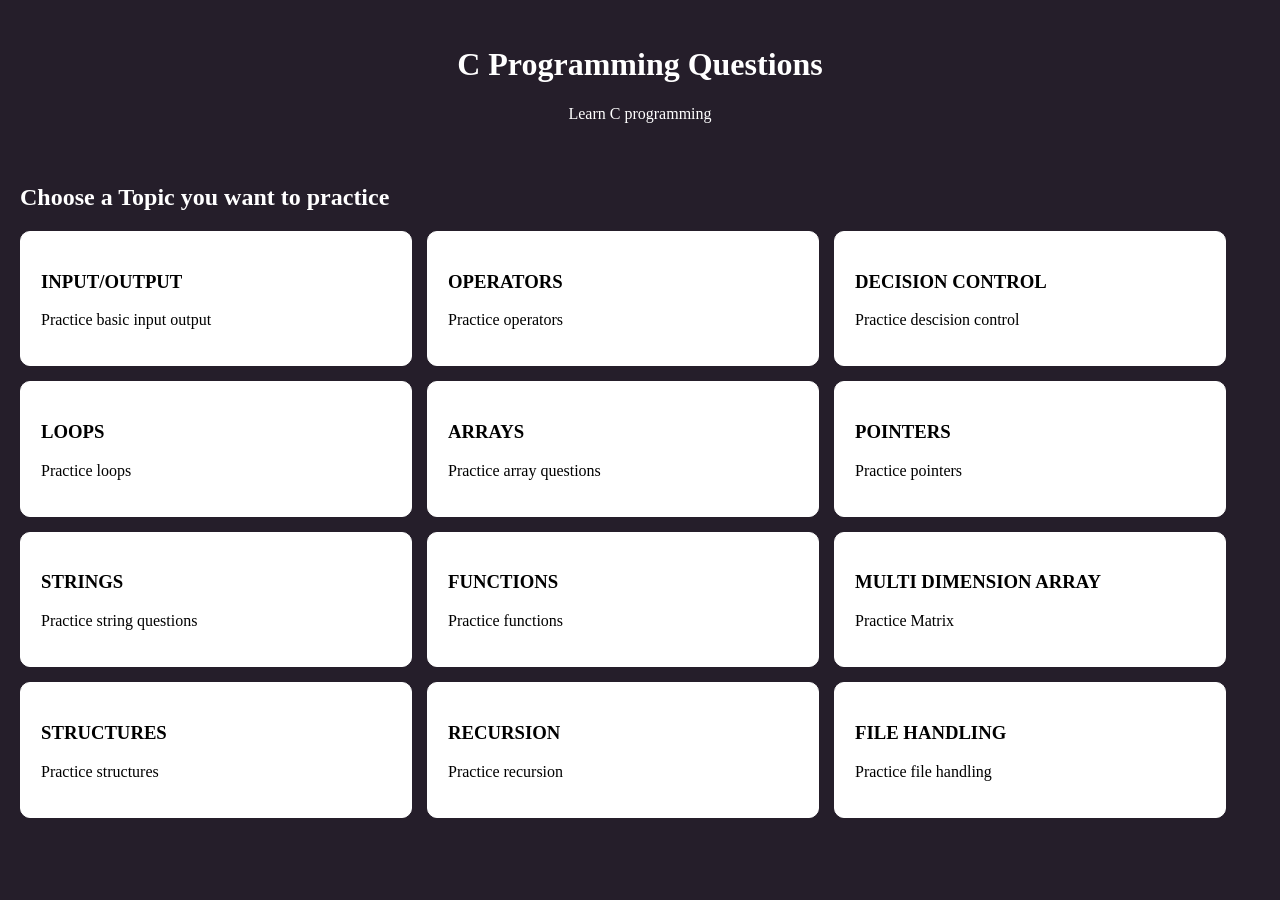
<file: index.html>
<!DOCTYPE html>
<html>
<head>
    <title>C Programming Questions</title>
    <link rel="stylesheet" href="style.css">
</head>

<body>

    <header>
        <h1>C Programming Questions</h1>
        <p>Learn C programming</p>
    </header>

    <main>
        <h2>Choose a Topic you want to practice</h2>

        <div class="topics">
	    <a href="input-output.html" class="topic-card ">
                <h3>INPUT/OUTPUT</h3>
                <p>Practice basic input output</p>
            </a>

	    <a href="operators.html" class="topic-card ">
                <h3>OPERATORS</h3>
                <p>Practice operators</p>
            </a>            

            <a href="decision.html" class="topic-card ">
                <h3>DECISION CONTROL</h3>
                <p> Practice descision control</p>
            </a>
 
	    <a href="loops.html" class="topic-card ">
                <h3>LOOPS</h3>
                <p>Practice loops</p>
            </a>

	    <a href="array.html" class="topic-card ">
                <h3>ARRAYS</h3>
                <p>Practice array questions</p>
            </a>
<a href="Pointers.html" class="topic-card pink">
                <h3>POINTERS</h3>
                <p>Practice pointers</p>

            <a href="strings.html" class="topic-card ">
                <h3>STRINGS</h3>
                <p>Practice string questions</p>
            </a>

            <a href="Functions.html" class="topic-card ">
                <h3>FUNCTIONS</h3>
                <p>Practice functions</p>
            </a>

            <a href="matrix.html" class="topic-card ">
                <h3>MULTI DIMENSION ARRAY</h3>
                <p>Practice Matrix</p>
            </a>
          
	    <a href="structures.html" class="topic-card ">
                <h3>STRUCTURES</h3>
                <p>Practice structures</p>
            </a>
<a href="recursion.html" class="topic-card pink">
                <h3>RECURSION</h3>
                <p>Practice recursion</p>
            </a>
	    
	    <a href="file_handling.html" class="topic-card pink">
                <h3>FILE HANDLING</h3>
                <p>Practice file handling</p>
            </a>

        </div>
    </main>

   
</body>
</html>
</file>
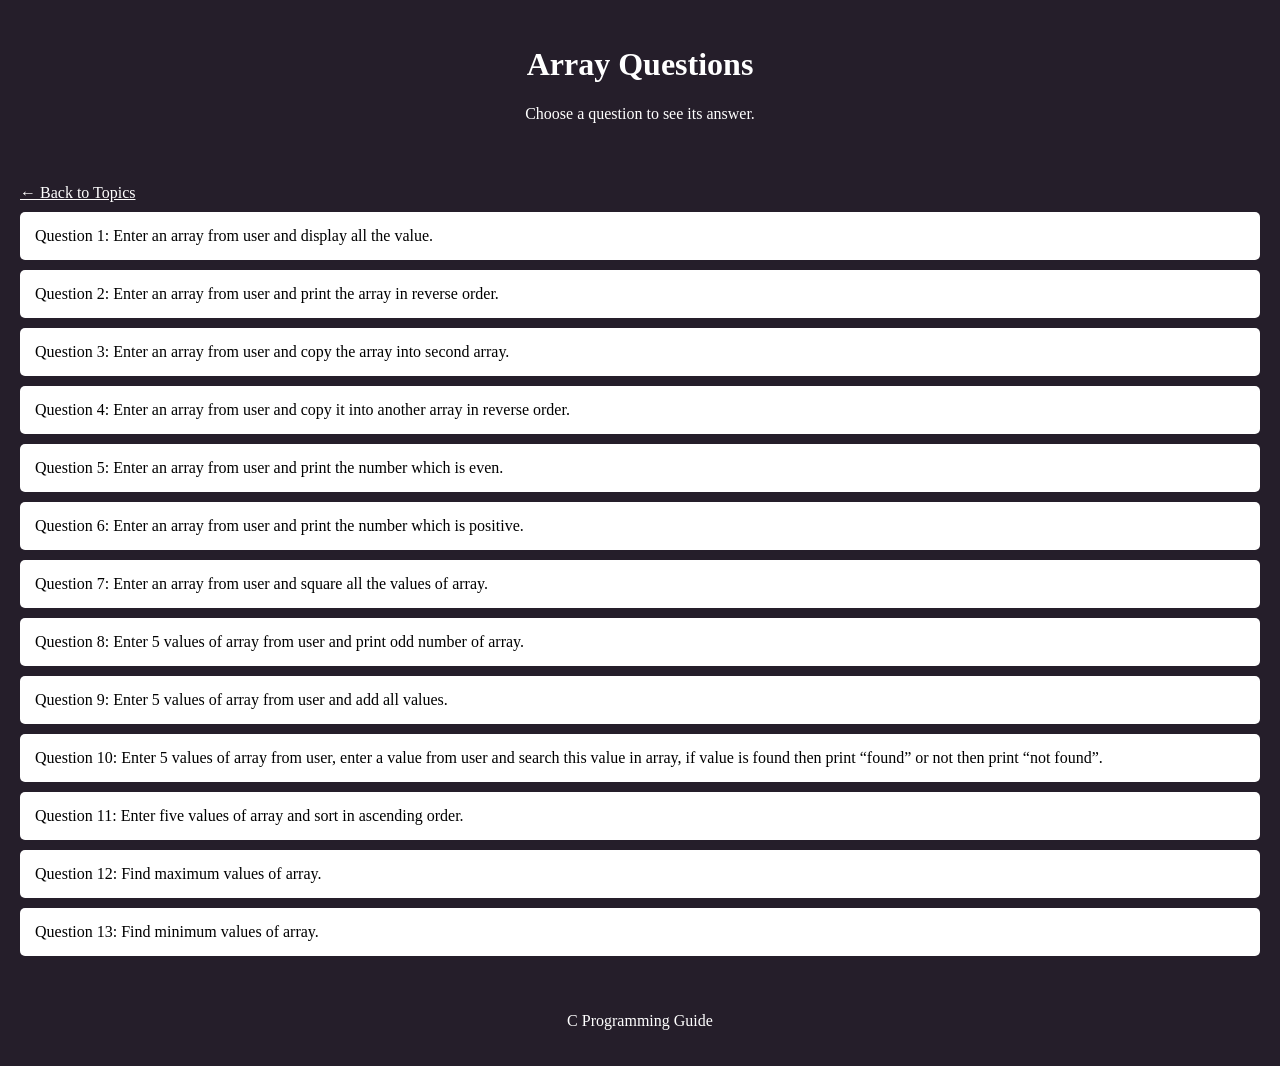
<file: array.html>
<!DOCTYPE html>
<html>
<head>
    <title>Array Questions</title>
    <link rel="stylesheet" href="style.css">
    <script src="script.js" defer></script>
</head>

<body>

    <header>
        <h1>Array Questions</h1>
        <p>Choose a question to see its answer.</p>
    </header>

    <main>
        <a href="index.html" class="back">← Back to Topics</a>

        <div class="question" onclick="showAnswer('q1')">
            Question 1: Enter an array from user and display all the value.
        </div>

        <div class="answer" id="q1">
            <h3>Code</h3>
            <pre><code>
#include &lt;stdio.h&gt;
#include &lt;strings.h&gt;
void main(){
char array[5];
int i;
printf("Enter the array(size limit: 5): \n");
for(i=0;i<5;i++){
fflush(stdin);
printf("%d :",i+1);
scanf("%c",&array[i]);
}
printf("Printing the array: ");
for(i=0;i<5;i++){
printf("%c ",array[i]);
}
}</code></pre>

            <h3>Output</h3>
            <pre><code>
Enter the array(size limit: 5): 
1 :1
2 :2
3 :3
4 :4
5 :5
Printing the array: 1 2 3 4 5 
	</code></pre>
        </div>

        <div class="question" onclick="showAnswer('q2')">
            Question 2: Enter an array from user and print the array in reverse order.
        </div>

        <div class="answer" id="q2">
            <h3>Code</h3>
            <pre><code>
#include &lt;stdio.h&gt;
#include &lt;strings.h&gt;
void main(){
char array[5];
int i;

printf("Enter the array(size limit: 5): \n");
for(i=0;i<5;i++){
fflush(stdin);
printf("%d.) value: ",i+1);
scanf("%c",&array[i]);
}
printf("Printing the array in reverse: ");
for(i=4;i>=0;i--){
printf("%c ",array[i]);
}

}</code></pre>

            <h3>Output</h3>
            <pre><code>
Enter the array(size limit: 5):
1.) value: 1  
2.) value: 2
3.) value: 3
4.) value: 4
5.) value: 5
Printing the array in reverse: 5 4 3 2 1 
	</code></pre>
        </div>
 <div class="question" onclick="showAnswer('q3')">
            Question 3: Enter an array from user and copy the array into second array.
        </div>

        <div class="answer" id="q3">
            <h3>Code</h3>
            <pre><code>
#include &lt;stdio.h&gt;

void main(){
char array1[5],array2[5];
int i;

printf("Enter the array1(size limit: 5): \n");
for(i=0;i<5;i++){
fflush(stdin);
printf("%d.): ",i+1);
scanf("%c",&array1[i]);
}
for(i=0;i<5;i++){
array2[i]=array1[i];
}
printf("Printing the copied array2: ");
for(i=0;i<5;i++){
printf("%c ",array2[i]);
}

}</code></pre>
	<h3>Output</h3>
            <pre><code>
Enter the array1(size limit: 5): 
1.): 1   
2.): 2
3.): 3
4.): 4
5.): 5
Printing the copied array2: 1 2 3 4 5
	</code></pre>
	</div>
 <div class="question" onclick="showAnswer('q4')">
            Question 4: Enter an array from user and copy it into another array in reverse order.
        </div>

        <div class="answer" id="q4">
            <h3>Code</h3>
            <pre><code>
#include &lt;stdio.h&gt;

void main(){
char array1[5],array2[5];
int i;

printf("Enter the array1(size limit: 5): \n");
for(i=0;i<5;i++){
fflush(stdin);
printf("%d.): ",i+1);
scanf("%c",&array1[i]);
}
for(i=0;i<5;i++){
array2[i]=array1[5-1-i];
}
printf("Printing the reverse copied array2: ");
for(i=0;i<5;i++){
printf("%c ",array2[i]);
}
}</code></pre>
	<h3>Output</h3>
            <pre><code>
Enter the array1(size limit: 5):
1.): 1
2.): 2
3.): 3
4.): 4
5.): 5
Printing the reverse copied array2: 5 4 3 2 1 
	</code></pre>
	</div>
 <div class="question" onclick="showAnswer('q5')">
            Question 5: Enter an array from user and print the number which is even.
        </div>

        <div class="answer" id="q5">
            <h3>Code</h3>
            <pre><code>
#include &lt;stdio.h&gt;

void main(){
int array[5];
int i;

printf("Enter the array(size limit: 5): \n");
for(i=0;i<5;i++){
fflush(stdin);
printf("%d.)Value: ",i+1);
scanf("%c",&array[i]);
}
printf("Printing the even part of array: ");
for(i=0;i<5;i++){
if(array[i]%2==0)
printf("%c ",array[i]);
}
}</code></pre>
	<h3>Output</h3>
            <pre><code>
Enter the array(size limit: 5): 
1.)Value: 1
2.)Value: 2
3.)Value: 3
4.)Value: 4
5.)Value: 5
Printing the even part of array: 2 4
	</code></pre>
	</div>
 <div class="question" onclick="showAnswer('q6')">
            Question 6: Enter an array from user and print the number which is positive.
        </div>

        <div class="answer" id="q6">
            <h3>Code</h3>
            <pre><code>
#include &lt;stdio.h&gt;

void main(){
int array[5];
int i;

printf("Enter the array avlues(size limit: 5): \n");
for(i=0;i<5;i++){
fflush(stdin);
printf("%d.)Value: ",i+1);
scanf("%d",&array[i]);
}
printf("Printing the positive part of array: ");
for(i=0;i<5;i++){
if(array[i]>0)
printf("%d ",array[i]);
}
}</code></pre>
	<h3>Output</h3>
            <pre><code>
Enter the array avlues(size limit: 5): 
1.)Value: 1
2.)Value: -2
3.)Value: 3
4.)Value: -4
5.)Value: -5
Printing the positive part of array: 1 3 
	</code></pre>
	</div>
 <div class="question" onclick="showAnswer('q7')">
            Question 7: Enter an array from user and square all the values of array.
        </div>

        <div class="answer" id="q7">
            <h3>Code</h3>
            <pre><code>
#include &lt;stdio.h&gt;

void main(){
int array[5];
int i;
printf("Enter the array(size limit: 5): \n");
for(i=0;i<5;i++){
fflush(stdin);
printf("%d.)Value: ",i+1);
scanf("%d",&array[i]);
}
for(i=0;i<5;i++){
array[i]=array[i]*array[i];
}
printf("Printing the modified array(every number is sqared): ");
for(i=0;i<5;i++){
printf("%d ",array[i]);
}
}</code></pre>
	<h3>Output</h3>
            <pre><code>
Enter the array(size limit: 5): 
1.)Value: 1
2.)Value: 2
3.)Value: 3
4.)Value: 4
5.)Value: 5
Printing the modified array(every number is sqared): 1 4 9 16 25
	</code></pre>
	</div>
 <div class="question" onclick="showAnswer('q8')">
            Question 8: Enter 5 values of array from user and print odd number of array.
        </div>

        <div class="answer" id="q8">
            <h3>Code</h3>
            <pre><code>
#include &lt;stdio.h&gt;

void main(){
int array[5];
int i;
printf("Enter the array(size limit: 5): \n");
for(i=0;i<5;i++){
fflush(stdin);
printf("%d.)Value: ",i+1);
scanf("%d",&array[i]);
}
printf("Printing the odd part of array: ");
for(i=0;i<5;i++){
if(array[i]%2!=0)
printf("%d ",array[i]);
}
}</code></pre>
	<h3>Output</h3>
            <pre><code>
Enter the array(size limit: 5): 
1.)Value: 1
2.)Value: 2
3.)Value: 3
4.)Value: 4
5.)Value: 5
Printing the odd part of array: 1 3 5
	</code></pre>
	</div>
 <div class="question" onclick="showAnswer('q9')">
            Question 9: Enter 5 values of array from user and add all values.
        </div>

        <div class="answer" id="q9">
            <h3>Code</h3>
            <pre><code>
#include &lt;stdio.h&gt;

void main(){
int array[5],i,sum=0;
printf("Enter the array(size limit: 5): \n");
for(i=0;i<5;i++){
fflush(stdin);
printf("%d.)Value: ",i+1);
scanf("%d",&array[i]);
}
for(i=0;i<5;i++){
sum=array[i]+sum;
}
printf("Sum of all the values: %d",sum);
}</code></pre>
	<h3>Output</h3>
            <pre><code>
Enter the array(size limit: 5): 
1.)Value: 1
2.)Value: 2
3.)Value: 3
4.)Value: 4
5.)Value: 5
Sum of all the values: 15
	</code></pre>
	</div>
 <div class="question" onclick="showAnswer('q10')">
            Question 10: Enter 5 values of array from user, enter a value from user and search this value in array, if value is found then print “found” or not then print “not found”.
        </div>

        <div class="answer" id="q10">
            <h3>Code</h3>
            <pre><code>
#include &lt;stdio.h&gt;

void main(){
int array[5],i,c;
printf("Enter the array(size limit: 5): \n");
for(i=0;i<5;i++){
fflush(stdin);
printf("%d.)Value: ",i+1);
scanf("%d",&array[i]);
}
printf("Enter the value to search: ");
scanf("%d",&c);
for(i=0;i<5;i++){
if(array[i]==c){
printf("Found");
goto jump;
}
}
printf("not found");
jump:
}</code></pre>
	<h3>Output</h3>
            <pre><code>
Enter the array(size limit: 5): 
1.)Value: 1
2.)Value: 2
3.)Value: 3
4.)Value: 4
5.)Value: 5
Enter the value to search: 1
Found
	</code></pre>
	</div>
 <div class="question" onclick="showAnswer('q11')">
            Question 11: Enter five values of array and sort in ascending order.
        </div>

        <div class="answer" id="q11">
            <h3>Code</h3>
            <pre><code>
#include &lt;stdio.h&gt;

void main(){
int array[5],i,j,temp;
printf("Enter the array(size limit: 5): \n");
for(i=0;i<5;i++){
fflush(stdin);
printf("%d.)Value: ",i+1);
scanf("%d",&array[i]);
}
for(i=0;i<5;i++){
for(j=i+1;j<5;j++){
if(array[i]>array[j]){
temp=array[j];
array[j]=array[i];
array[i]=temp;}
}
}
printf("Printing the array in ascending order: \n");
for(i=0;i<5;i++){
printf("%d ",array[i]);
}
}</code></pre>
	<h3>Output</h3>
            <pre><code>
Enter the array(size limit: 5): 
1.)Value: 1
2.)Value: 4
3.)Value: 3
4.)Value: 5
5.)Value: 2
Printing the array in ascending order:
1 2 3 4 5
	</code></pre>
	</div>
<div class="question" onclick="showAnswer('q12')">
            Question 12: Find maximum values of array.
        </div>

        <div class="answer" id="q12">
            <h3>Code</h3>
            <pre><code>
#include &lt;stdio.h&gt;

int main()
{
    int a[5], i, max;
    printf("Enter 5 array elements:\n");
    for(i = 0; i < 5; i++)
    {
        scanf("%d", &a[i]);
    }
    max = a[0];
    for(i = 1; i < 5; i++)
    {
        if(a[i] > max)
        {
            max = a[i];
        }
    }
    printf("Maximum value = %d", max);
    return 0;
}</code></pre>
	<h3>Output</h3>
            <pre><code>
Enter 5 array elements:
10 25 5 40 15

Maximum value = 40
	</code></pre>
	</div>
<div class="question" onclick="showAnswer('q13')">
            Question 13: Find minimum values of array.
        </div>

        <div class="answer" id="q13">
            <h3>Code</h3>
            <pre><code>
#include &lt;stdio.h&gt;

void main(){
int array[5],i,check=array[0];
printf("Enter the array(size limit: 5): \n");
for(i=0;i<5;i++){
fflush(stdin);
printf("%d.)Value: ",i+1);
scanf("%d",&array[i]);
}
for(i=0;i<5;i++){
if(check>array[i])check=array[i];
}
printf("Minimum value of the array %d",check);
}</code></pre>
	<h3>Output</h3>
            <pre><code>
Enter the array(size limit: 5): 
1.)Value: 1
2.)Value: 2
3.)Value: 3
4.)Value: 4
5.)Value: 5
Minimum value of the array 1
	</code></pre>
	</div>

	
        <!-- Copy a question and answer block to add more questions -->

    </main>

    <footer>
        <p>C Programming Guide</p>
    </footer>

</body>
</html>
</file>
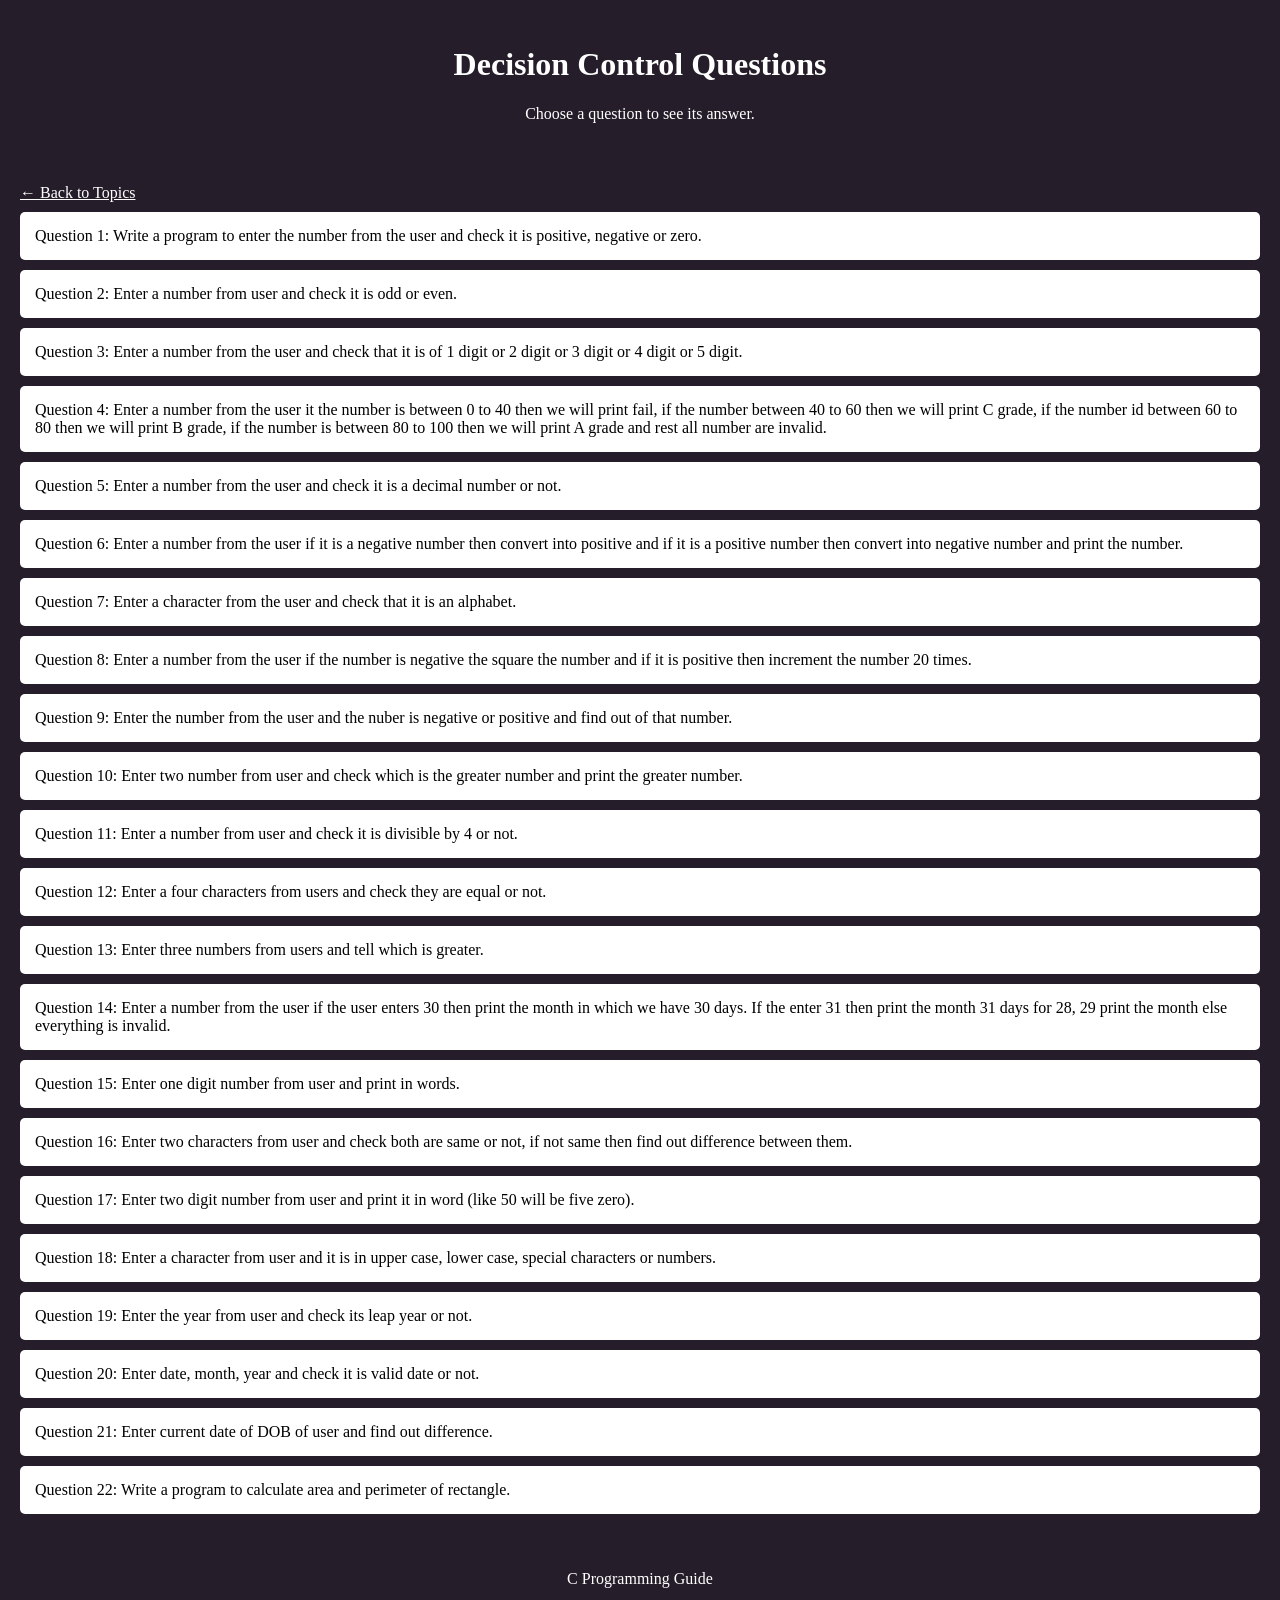
<file: decision.html>
<!DOCTYPE html>
<html>
<head>
    <title>Decision Control Questions</title>
    <link rel="stylesheet" href="style.css">
    <script src="script.js" defer></script>
</head>

<body>

    <header>
        <h1>Decision Control Questions</h1>
        <p>Choose a question to see its answer.</p>
    </header>

    <main>
        <a href ="index.html" class="back">← Back to Topics</a>

        <div class="question" onclick="showAnswer('q1')">
            Question 1: Write a program to enter the number from the user and check it is positive, negative or zero.
        </div>

        <div class="answer" id="q1">
            <h3>Code</h3>
            <pre><code>
#include &lt;stdio.h&gt;

void main(){
    int i;
    printf("enter number: ");
    scanf("%d",&i);
    if(i<0){
        printf("number is negative");
    }
    else if(i>0){
        printf("number is positive");
    }
    else{
        printf("no is zero");
    }

}</code></pre>
		
 <h3>Output</h3>
            <pre><code>
enter number: -55
number is negative
	</code></pre>
        </div>

        
 <div class="question" onclick="showAnswer('q2')">
            Question 2: Enter a number from user and check it is odd or even.
        </div>

        <div class="answer" id="q2">
            <h3>Code</h3>
            <pre><code>
#include &lt;stdio.h&gt;
void main(){
    int x;
    printf("enter number: ");
    scanf("%d",&x);
    if(x>=0){
        printf("number is positive");
    }
    else{
        printf("number is negative");
    }

}</code></pre>
	<h3>Output</h3>
            <pre><code>
enter number: 264
number is positive
	</code></pre>
	</div>
 <div class="question" onclick="showAnswer('q3')">
            Question 3: Enter a number from the user and check that it is of 1 digit or 2 digit or 3 digit or 4 digit or 5 digit.
        </div>

        <div class="answer" id="q3">
            <h3>Code</h3>
            <pre><code>
#include &lt;stdio.h&gt;
 void main(){
 int x;
 printf("enter number: ");
 scanf("%d",&x);
 if(x>=-9&&x<=9){
    printf("number is of one digit");
 }
 else if(x>=-99&&x<=99){
    printf("number is of two digits");
 }
 else if(x>=-999&&x<=999){
    printf("number is of three digits");
 }
 else if(x>=-9999&&x<=9999){
    printf("number is of four digits");
 }
 
 else if(x>=-99999&&x<=99999){
    printf("number is of five digits");
 }

}</code></pre>
	<h3>Output</h3>
            <pre><code>
enter number: 6543
number is of four digits
	</code></pre>
	</div>
 <div class="question" onclick="showAnswer('q4')">
            Question 4: Enter a number from the user it the number is between 0 to 40 then we will print fail, if the number between 40 to 60 then we will print C grade, if the number id between 60 to 80 then we will print B grade, if the number is between 80 to 100 then we will print A grade and rest all number are invalid.
        </div>

        <div class="answer" id="q4">
            <h3>Code</h3>
            <pre><code>
#include &lt;stdio.h&gt;

void main(){
    int x;
    printf("enter marks: ");
    scanf("%d",&x);
    if(x>=0&&x<=40){
        printf("FAIL");
    }
    else if(x>=40&&x<=60){
        printf("C GRADE");
    }
    else if(x>=60&&x<=80){
        printf("B GRADE");
    }
    else if(x>=80&&x<=100){
        printf("A GRADE");
    }
    else{
        printf("INVALID");
    }

}</code></pre>
	<h3>Output</h3>
            <pre><code>
enter marks: 90
A GRADE
	</code></pre>
	</div>
 <div class="question" onclick="showAnswer('q5')">
            Question 5: Enter a number from the user and check it is a decimal number or not.
        </div>

        <div class="answer" id="q5">
            <h3>Code</h3>
            <pre><code>
#include &lt;stdio.h&gt;

void main(){
    int x;
    float y;
    printf("enter number: ");
    scanf("%f",&y);
    x=y;
    if(x-y==0){
        printf("it is not a decimal number");
    }
    else{
        printf("it is a decimal number");
    }

}</code></pre>
	<h3>Output</h3>
            <pre><code>
enter number: 12.6
it is a decimal number
	</code></pre>
	</div>
 <div class="question" onclick="showAnswer('q6')">
            Question 6: Enter a number from the user if it is a negative number then convert into positive and if it is a positive number then convert into negative number and print the number.
        </div>

        <div class="answer" id="q6">
            <h3>Code</h3>
            <pre><code>
#include &lt;stdio.h&gt;

void main(){
    int x;
    printf("enter a number");
    scanf("%d",&x);
    if(x>=0){
        x=-x;
        printf("negative is %d",x);
    }
    else{
        x=-x;
        printf("positive is %d",x);
    }

}</code></pre>
	<h3>Output</h3>
            <pre><code>
enter a number 2
negative is -2
	</code></pre>
	</div>
 <div class="question" onclick="showAnswer('q7')">
            Question 7: Enter a character from the user and check that it is an alphabet.
        </div>

        <div class="answer" id="q7">
            <h3>Code</h3>
            <pre><code>
#include &lt;stdio.h&gt;

void main(){
char x;
    printf("enter character: ");
    scanf("%c",&x);
    if(x>='a'&&x<='z'||x>='A'&&x<='Z'){
        printf("IT IS A CHARACTER");
    }
    else{
        printf("IT IS NOT A CHARACTER");
    }

}</code></pre>
	<h3>Output</h3>
            <pre><code>
enter character: A
IT IS A CHARACTER
	</code></pre>
	</div>
 <div class="question" onclick="showAnswer('q8')">
            Question 8: Enter a number from the user if the number is negative the square the number and if it is positive then increment the number 20 times.
        </div>

        <div class="answer" id="q8">
            <h3>Code</h3>
            <pre><code>
#include &lt;stdio.h&gt;

void main(){
    int x;
    printf("enter a number: ");
    scanf("%d",&x);
    if(x>=0){
        x+=20;
        printf("(20 times increment) %d ",x);
    }
    else{
        x=x*x;
        printf("square is %d",x);
    }

}</code></pre>
	<h3>Output</h3>
            <pre><code>
enter a number: 7
(20 times increment) 27
	</code></pre>
	</div>
 <div class="question" onclick="showAnswer('q9')">
            Question 9: Enter the number from the user and the nuber is negative or positive and find out of that number.
        </div>

        <div class="answer" id="q9">
            <h3>Code</h3>
            <pre><code>
#include &lt;stdio.h&gt;

void main(){
    int x;
    printf("enter a number: ");
    scanf("%d",&x);
    if(x>=0){
         printf("number is positive %d ",x);
    }
    else{
        printf("number is negative %d",x);
    }

}</code></pre>
	<h3>Output</h3>
            <pre><code>
enter a number: -45
number is negative -45
	</code></pre>
	</div>
 <div class="question" onclick="showAnswer('q10')">
            Question 10: Enter two number from user and check which is the greater number and print the greater number.
        </div>

        <div class="answer" id="q10">
            <h3>Code</h3>
            <pre><code>
#include &lt;stdio.h&gt;

void main(){
    int x,y;
    printf("enter number: ");
    scanf("%d",&x);
    printf("enter second number: ");
    scanf("%d",&y);
    x>y?printf("%d is greater",x):printf("%d is greater",y);
}</code></pre>
	<h3>Output</h3>
            <pre><code>
enter number: 10
enter second number: -10
10 is greater
	</code></pre>
	</div>
 <div class="question" onclick="showAnswer('q11')">
            Question 11: Enter a number from user and check it is divisible by 4 or not.
        </div>

        <div class="answer" id="q11">
            <h3>Code</h3>
            <pre><code>
#include &lt;stdio.h&gt;

void main(){
    int x;
    printf("enter number: ");
    scanf("%d",&x);
    if(x%4==0){
        printf("yes it is divisible by 4");
    }
    else{
        printf("not divisible by 4");
    }

}</code></pre>
	<h3>Output</h3>
            <pre><code>
enter number: 4
yes it is divisible by 4
	</code></pre>
	</div>
 <div class="question" onclick="showAnswer('q12')">
            Question 12:  Enter a four characters from users and check they are equal or not.
        </div>

        <div class="answer" id="q12">
            <h3>Code</h3>
            <pre><code>
#include &lt;stdio.h&gt;

void main(){
    char a,b,c,d,x,y;
    printf("enter character: ");
    scanf("%c %c %c %c",&a,&b,&c,&d);
      if (a == b && b == c && c == d)
        printf("All are equal.\n");
    else
        printf("They are not equal.\n");

}</code></pre>
	<h3>Output</h3>
            <pre><code>
enter character: aaaa
All are equal.
	</code></pre>
	</div>
 <div class="question" onclick="showAnswer('q13')">
            Question 13: Enter three numbers from users and tell which is greater.
        </div>

        <div class="answer" id="q13">
            <h3>Code</h3>
            <pre><code>
#include &lt;stdio.h&gt;

void main(){
    int x,y,z,a;
    printf("enter 1st number: ");
    scanf("%d",&x);
    printf("enter 2nd number: ");
    scanf("%d",&y);
    printf("enter 3rd number: ");
    scanf("%d",&z);
    a=x>y?(x>z?x:z):y>z?y:z;
    printf("greatest number is %d",a);

}</code></pre>
	<h3>Output</h3>
            <pre><code>
enter 1st number: 1
enter 2nd number: 2
enter 3rd number: 3
greatest number is 3
	</code></pre>
	</div>
 <div class="question" onclick="showAnswer('q14')">
            Question 14: Enter a number from the user if the user enters 30 then print the month in which we have 30 days. If the enter 31 then print the month 31 days for 28, 29 print the month else everything is invalid.
        </div>

        <div class="answer" id="q14">
            <h3>Code</h3>
            <pre><code>
#include &lt;stdio.h&gt;

void main(){
    int x;
    printf("enter number(days): ");
    scanf("%d",&x);
    switch (x){
        case 29:
        printf("feb");
        break;
        case 28:
        printf("feb");
        break;
        case 31:
        printf(" jan \n march\n may\n july\n august\n oct\n dec");
        break;
        case 30:
        printf(" \n april\n jun\n sep\n nov\n");
        break;
        default:
        printf("invalid");

    }

}</code></pre>
	<h3>Output</h3>
            <pre><code>
enter number(days): 31
 jan
 march
 may
 july
 august
 oct
 dec
	</code></pre>
	</div>
 <div class="question" onclick="showAnswer('q15')">
            Question 15: Enter one digit number from user and print in words.
        </div>

        <div class="answer" id="q15">
            <h3>Code</h3>
            <pre><code>
#include &lt;stdio.h&gt;

void main(){
    int num;
    printf("enter number: ");
    scanf("%d",&num);
    switch(num) {
        case 0: printf("Zero"); break;
        case 1: printf("One"); break;
        case 2: printf("Two"); break;
        case 3: printf("Three"); break;
        case 4: printf("Four"); break;
        case 5: printf("Five"); break;
        case 6: printf("Six"); break;
        case 7: printf("Seven"); break;
        case 8: printf("Eight"); break;
        case 9: printf("Nine"); break;
        default: printf("Invalid input! Please enter a number between 0 and 9.");
    }
    
}</code></pre>
	<h3>Output</h3>
            <pre><code>
enter number: 7
seven
	</code></pre>
	</div>
 <div class="question" onclick="showAnswer('q16')">
            Question 16: Enter two characters from user and check both are same or not, if not same then find out difference between them.
        </div>

        <div class="answer" id="q16">
            <h3>Code</h3>
            <pre><code>
#include &lt;stdio.h&gt;

void main(){
    int x,y,c;
    printf("enter number: ");
    scanf("%d",&x);
     printf("enter number: ");
    scanf("%d",&y);
    if(x==y){
        printf("both are same");
    }else{
        c=x-y;
        printf("diff is: %d",c);
    }

}</code></pre>
	<h3>Output</h3>
            <pre><code>
enter number: 2
enter number: 1
diff is: 1
	</code></pre>
	</div>
 <div class="question" onclick="showAnswer('q17')">
            Question 17: Enter two digit number from user and print it in word (like 50 will be five zero).
        </div>

        <div class="answer" id="q17">
            <h3>Code</h3>
            <pre><code>
#include &lt;stdio.h&gt;

void main(){
    char y,x;
    printf("enter two digit number: ");
    scanf("%c%c",&x,&y);
    if(x=='0')
        printf("Zero");
        else if(x=='2')
        printf("two");
        else if(x=='1')
        printf("one");
        else if(x=='3')
        printf("three");
        else if(x=='4')
        printf("four");
        else if(x=='5')
        printf("five");
    else if(x=='6')
    printf("six");
    else if(x=='7')
    printf("seven");
    else if(x=='8')
    printf("eight");
    else if(x=='9')
    printf("nine");

    if(y=='0')
        printf("Zero");
        else if(y=='2')
        printf("two");
        else if(y=='1')
        printf("one");
        else if(y=='3')
        printf("three");
        else if(y=='4')
        printf("four");
        else if(y=='5')
        printf("five");
    else if(y=='6')
    printf("six");
    else if(y=='7')
    printf("seven");
    else if(y=='8')
    printf("eight");
    else if(y=='9')
    printf("nine");

}</code></pre>
	<h3>Output</h3>
            <pre><code>

	</code></pre>
	</div>
 <div class="question" onclick="showAnswer('q18')">
            Question 18: Enter a character from user and it is in upper case, lower case, special characters or numbers.
        </div>

        <div class="answer" id="q18">
            <h3>Code</h3>
            <pre><code>
#include &lt;stdio.h&gt;

void main(){
    char x;
    printf("enter any character: ");
    scanf("%c",&x);
    if(x>='a'&&x<='z'){
        printf("lower case alphabet");
    }
    else if(x>='A'&&x<='Z'){
        printf("upper case alphabet");
    }
    else if(x>='0'&&x<='9'){
        printf("number");
    }
    else{
        printf("special characters");
    }

}</code></pre>
	<h3>Output</h3>
            <pre><code>
enter any character: a
lower case alphabet
	</code></pre>
	</div>
 <div class="question" onclick="showAnswer('q19')">
            Question 19: Enter the year from user and check its leap year or not.
        </div>

        <div class="answer" id="q19">
            <h3>Code</h3>
            <pre><code>
#include &lt;stdio.h&gt;

void main(){
int x;
printf("enter the year: ");
scanf("%d",&x);
if(x%4==0){
printf("the year is leap year");
}
else{
printf("the year is not leap year");
}

}</code></pre>
	<h3>Output</h3>
            <pre><code>
enter the year: 2025
the year is not leap year
	</code></pre>
	</div>
 <div class="question" onclick="showAnswer('q20')">
            Question 20: Enter date, month, year and check it is valid date or not.
        </div>

        <div class="answer" id="q20">
            <h3>Code</h3>
            <pre><code>
#include &lt;stdio.h&gt;

void main(){
    int d,y,m;
    printf("enter date: ");
    scanf("%d",&d);
    printf("enter month: ");
    scanf("%d",&m);
    printf("enter year: ");
    scanf("%d",&y);
    if(d>31){
        printf("invalid date");
    }else if(m>12){
        printf("invalid month");
    }
    else if(y>2025){
        printf("invalid year");
    }
    else{
        printf("date is: %d-%d-%d",d,m,y);
    }

}</code></pre>
	<h3>Output</h3>
            <pre><code>
enter date: 06   
enter month: 11
enter year: 2025
date is: 6-11-2025
	</code></pre>
	</div>
 <div class="question" onclick="showAnswer('q21')">
            Question 21: Enter current date of DOB of user and find out difference.
        </div>

        <div class="answer" id="q21">
            <h3>Code</h3>
            <pre><code>
#include &lt;stdio.h&gt;

void main() {
    int cd, cm, cy, bd, bm, by;
    printf("Enter current date (dd mm yyyy): ");
    scanf("%d %d %d", &cd, &cm, &cy);
    printf("Enter birth date (dd mm yyyy): ");
    scanf("%d %d %d", &bd, &bm, &by);

    if (cd < bd) { 
        cd += 30;
     cm--; 
    }
    if (cm < bm) {
         cm += 12;
          cy--; 
        }

    printf("difference = %d years %d months %d days\n", cy - by, cm - bm, cd - bd);
}</code></pre>
	<h3>Output</h3>
            <pre><code>
Enter current date (dd mm yyyy): 06 11 2025
Enter birth date (dd mm yyyy): 21 04 2007
difference = 18 years 6 months 15 days
	</code></pre>
	</div>
 <div class="question" onclick="showAnswer('q22')">
            Question 22: Write a program to calculate area and perimeter of rectangle.
        </div>

        <div class="answer" id="q22">
            <h3>Code</h3>
            <pre><code>
#include &lt;stdio.h&gt;

void main(){
    int l,b;
    printf("enter length: ");
    scanf("%d",&l);
    printf("enter width: ");
    scanf("%d",&b);
    printf("area is %d\n",l*b);
    printf("perimeter is %d",2*(l*b));

}</code></pre>
	<h3>Output</h3>
            <pre><code>
enter length: 4
enter width: 2
area is 8.000000
perimeter is 16.000000
	</code></pre>
	</div>

    
        <!-- Copy a question and answer block to add more questions -->

    </main>

    <footer>
        <p>C Programming Guide</p>
    </footer>

</body>
</html>
</file>
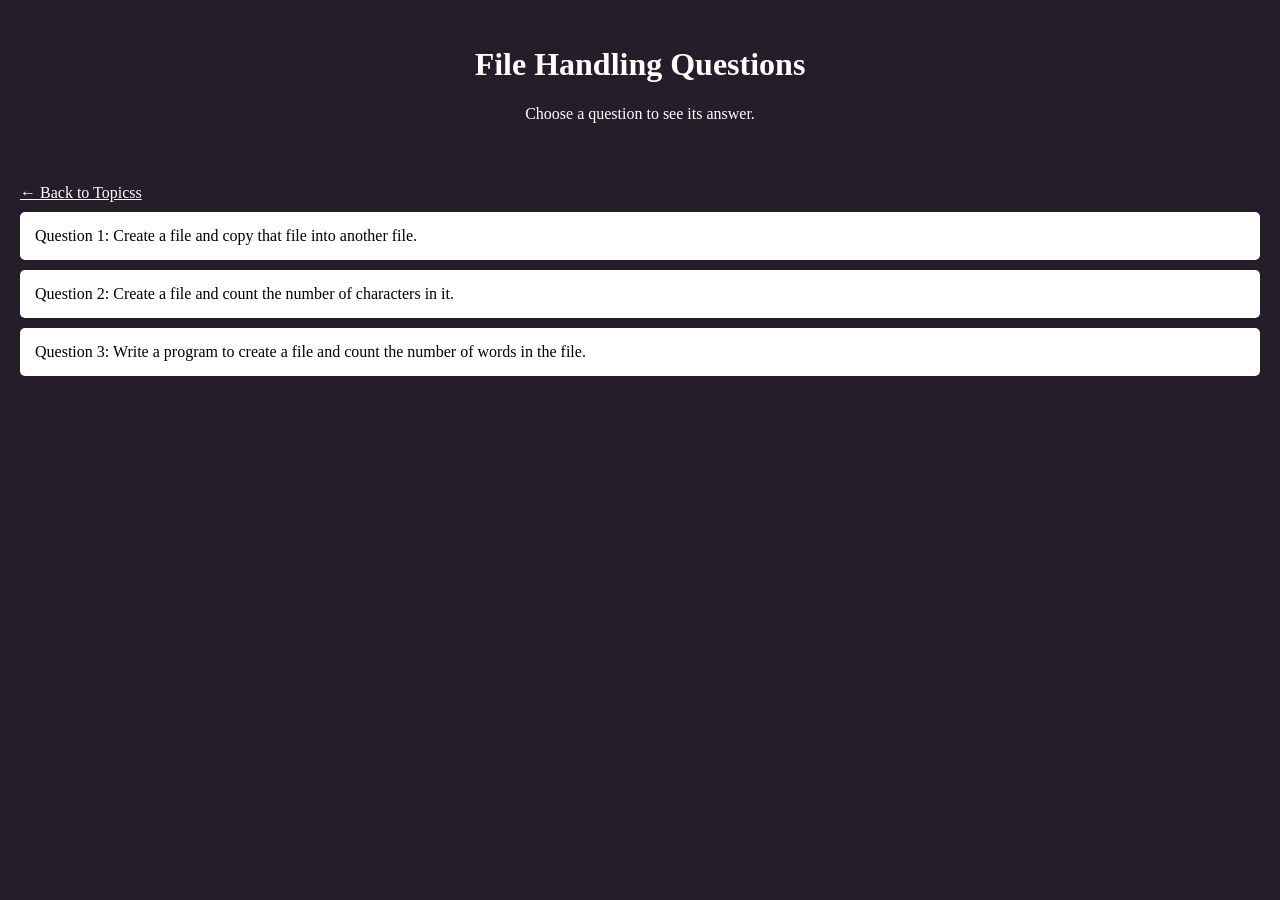
<file: file_handling.html>
<!DOCTYPE html>
<html>
<head>
    <title>File Handling Questions</title>
    <link rel="stylesheet" href="style.css">
    <script src="script.js" defer></script>
</head>

<body>

    <header>
        <h1>File Handling Questions</h1>
        <p>Choose a question to see its answer.</p>
    </header>

    <main>
        <a href="index.html" class="back">← Back to Topicss</a>

        <div class="question" onclick="showAnswer('q1')">
            Question 1: Create a file and copy that file into another file.
        </div>

        <div class="answer" id="q1">
            <h3>Code</h3>
            <pre><code>
#include &lt;stdio.h&gt;
#include < dos.h > 
#include < conio.h >

void main()
{

FILE *fp1, *fp2;
char file1[10], file2[10];

int data;

clrscr();

printf("Enter File1 Name: ");
scanf("%s", file1);

printf("Enter Data: \n");

	fp1 = fopen(file1, "w");

if(fp1==NULL)
{
 printf("Error! File1 Cannot Open..");
}

else
{
   do
   {
	data=getch();  //enter data from use

	if(data!=19)
	{
	   if(data==13)
	   {
		printf("\n");
		fputc('\n', fp1);
	   }
	   else
	   {
		printf("%c", data);
		fprintf( fp1 , "%c" , data);
	   }
	}
   }
	while(data!=19);

	fclose(fp1);
}			//end of else block


printf("\n\n Enter File2 Name Where You Want To Copy Above Content or File: ");
scanf("%s", file2);

fp2 = fopen(file2, "w");
fp1 = fopen(file1, "r");

if( fp1 == NULL || fp2 == NULL )
{
	printf("Error In Opening File");
}

else
{
   do
     {
	data = fgetc(fp1);              //storing in data (content of f1)

	if(data!=-1)
	{
	   fprintf( fp2 , "%c", data);   //copying it
	   printf("%c", data);
	}
     }

   while(data!= -1);

   printf("Copy Success..!!");
}



delay(3000);
}

}</code></pre>
	<h3>Output</h3>
            <pre><code>
Enter File1 Name: DATA.TXT

Enter Data:
Hello World! This is a file handling program.           
Press Ctrt+S to stop entering and save


Enter File2 Name Where You Want To Copy Above Content or File:
COPY.TXT

Hello World! This is a file handling program.
Copy Success..!!
</code></pre>
	</div>
       
	<div class="question" onclick="showAnswer('q2')">
            Question 2: Create a file and count the number of characters in it.
        </div>

        <div class="answer" id="q2">
            <h3>Code</h3>
            <pre><code>
#include &lt;stdio.h&gt;
#include < dos.h > 
#include < conio.h >

 void main()
{
    FILE *fp;
    char file1[10];
    int data, count=0;

    clrscr();

    printf("Enter File Name: ");
    scanf("%s", file1);

    printf("Enter Data: \n");

    fp = fopen(file1, "w");

    if(fp == NULL)
    {
        printf("Error! File Cannot Open..");
    }
    else
    {
        do
        {
            data = getch();

            if(data != 19)
            {
                if(data == 13)
                {
                    printf("\n");
                    fputc('\n', fp);
                }
                else
                {
                    printf("%c", data);
                    fprintf(fp, "%c", data);
                }
            }
        }
        while(data != 19);

        fclose(fp);
    }

    fp = fopen(file1, "r");

    if(fp == NULL)
    {
        printf("Error In Opening File");
    }
    else
    {
        while((fgetc(fp)) != EOF)       //EOF means end of file = -1
        {
            count++;
        }

        fclose(fp);

        printf("\n\nTotal Number Of Characters In File = %d", count);
    }

    delay(3000);

}</code></pre>
	<h3>Output</h3>
            <pre><code>
 Enter File Name: DATA.TXT     
Press Ctrt+S to stop entering and save


Enter Data:
HELLO WORLD               

Total Number Of Characters In File = 11
    
</code></pre>
	</div>
        
	<div class="question" onclick="showAnswer('q3')">
            Question 3: Write a program to create a file and count the number of words in the file.
        </div>

        <div class="answer" id="q3">
            <h3>Code</h3>
            <pre><code>
#include &lt;stdio.h&gt;

#include < dos.h > 
#include < conio.h >

 void main()
{
    FILE *fp;
    char file1[10];
    int data, count=0, inword=0;

    clrscr();

    printf("Enter File Name: ");
    scanf("%s", file1);

    printf("Enter Data: \n");

    fp = fopen(file1, "w");

    if(fp == NULL)
    {
        printf("Error! File Cannot Open..");
    }
    else
    {
        do
        {
            data = getch();

            if(data != 19)
            {
                if(data == 13)
                {
                    printf("\n");
                    fputc('\n', fp);
                }
                else
                {
                    printf("%c", data);
                    fprintf(fp, "%c", data);
                }
            }
        }
        while(data != 19);

        fclose(fp);
    }

    fp = fopen(file1, "r");

    if(fp == NULL)
    {
        printf("Error In Opening File");
    }
    else
    {
        while((data = fgetc(fp)) != EOF)
        {
            if(data == ' ' || data == '\n' || data == '\t')
            {
                inword = 0;
            }
            else if(inword == 0)
            {
                count++;
                inword = 1;
            }
        }

        fclose(fp);

        printf("\n\nTotal Number Of Words In File = %d", count);
    }

    delay(3000);

}</code></pre>
	<h3>Output</h3>
            <pre><code>
 Enter File Name: DATA.TXT       
Press Ctrt+S to stop entering and save


Enter Data:       
// entered by user

Hello World
This is File Handling         


Total Number Of Words In File = 5       
</code></pre>
	</div>
                    

    </main>


</body>
</html>
</file>
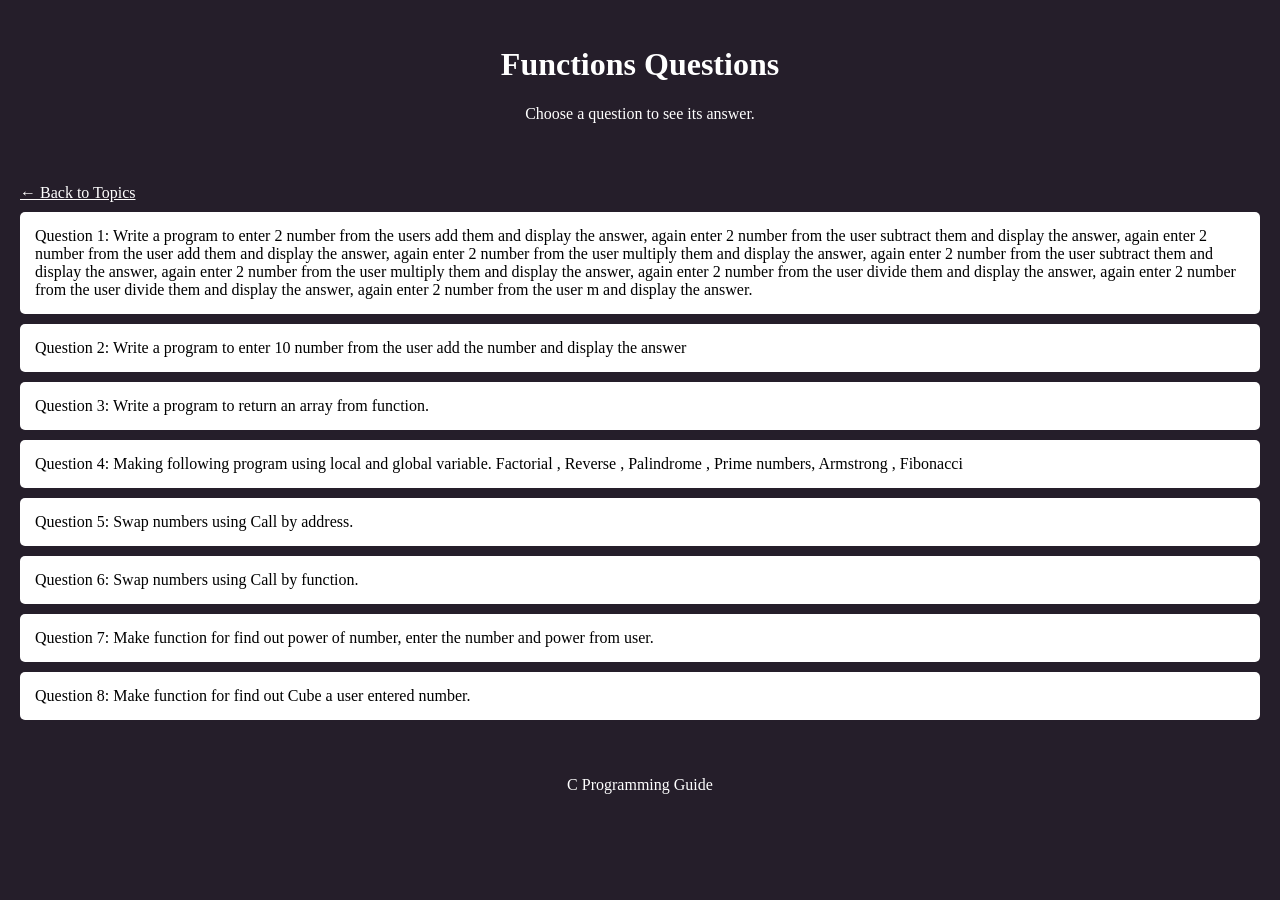
<file: Functions.html>
<!DOCTYPE html>
<html>
<head>
    <title>Functions Questions</title>
    <link rel="stylesheet" href="style.css">
    <script src="script.js" defer></script>
</head>

<body>

    <header>
        <h1>Functions Questions</h1>
        <p>Choose a question to see its answer.</p>
    </header>

    <main>
        <a href="index.html" class="back">← Back to Topics</a>

<div class="question" onclick="showAnswer('q1')">
            Question 1: Write a program to enter 2 number from the users add them and display the answer, 
again enter 2 number from the user subtract them and display the answer, 
again enter 2 number from the user add them and display the answer,
again enter 2 number from the user multiply them and display the answer, 
again enter 2 number from the user subtract them and display the answer, 
again enter 2 number from the user multiply them and display the answer, 
again enter 2 number from the user divide them and display the answer, 
again enter 2 number from the user divide them and display the answer,
again enter 2 number from the user m and display the answer.
        </div>

        <div class="answer" id="q1">
            <h3>Code</h3>
            <pre><code>
#include &lt;stdio.h&gt;

int add(){
    int x,y;
    printf("enter number to add: ");
    scanf("%d",&x);
    printf("enter number to add:  ");
    scanf("%d",&y);
return x+y;
}
int sub(){
    int x,y;
    printf("enter number to subtract: ");
    scanf("%d",&x);
    printf("enter number to subtract:  ");
    scanf("%d",&y);
    return x-y;
}
int multiply(){
    int x,y;
    printf("enter number to multiply: ");
    scanf("%d",&x);
    printf("enter number to mulitply:  ");
    scanf("%d",&y);
    return x*y;
}
float div(){
    float x,y;
    printf("enter number to divide: ");
    scanf("%f",&x);
    printf("enter number to divide:  ");
    scanf("%f",&y);
    return x/y;
}
void main(){
int c;
float a;
c=add();
printf("addition is %d\n",c);
c=sub();
printf("subtractions is %d\n",c);
c=add();
printf("addition is %d\n",c);
c=multiply();
printf("multiplication is %d\n",c);
c=sub();
printf("subtractions is %d\n",c);
c=multiply();
printf("multiplication is %d\n",c);
a=div();
printf("division is %f\n",a);
a=div();
printf("division is %f\n",a);
c=multiply();
a=div();
printf("division and multiplication is \n%f and %d",a,c);

}

}</code></pre>
		<h3>Output</h3>
            <pre><code>
enter number to add: 2
enter number to add:  2
addition is 4
enter number to subtract: 2
enter number to subtract:  2
subtractions is 0
enter number to add: 2
enter number to add:  2
addition is 4
enter number to multiply: 2
enter number to mulitply:  2
multiplication is 4
enter number to subtract: 2
enter number to subtract:  2
subtractions is 0
enter number to multiply: 2
enter number to mulitply:  2
multiplication is 4
enter number to divide: 2
enter number to divide:  2
division is 1.000000
enter number to divide: 2
enter number to divide:  2
division is 1.000000
enter number to multiply: 2
enter number to mulitply:  2
enter number to divide: 2
enter number to divide:  2
division and multiplication is
1.000000 and 4
  
	</code></pre>
	</div>

 <div class="question" onclick="showAnswer('q2')">
            Question 2: Write a program to enter 10 number from the user add the number and display the answer 
        </div>

        <div class="answer" id="q2">
            <h3>Code</h3>
            <pre><code>
#include &lt;stdio.h&gt;

void input(){
    int i,x=0,y;
    for(i=1;i<=10;i++){
    printf("enter number: ");
    scanf("%d",&y);
    x=x+y;
    }
    printf("%d",x);
}
void main(){
    input();

}</code></pre>       
 		<h3>Output</h3>
            <pre><code>
enter number: 1
enter number: 2
enter number: 3
enter number: 4
enter number: 5
enter number: 6
enter number: 7
enter number: 8
enter number: 9
enter number: 10
55
	</code></pre>
	</div>
<div class="question" onclick="showAnswer('q3')">
            Question 3: Write a program to return an array from function.  
        </div>

        <div class="answer" id="q3">
            <h3>Code</h3>
            <pre><code>
#include &lt;stdio.h&gt;

int arr[100];
int* ar(int n) {
    for(int i=0;i&lt;n;i++) {
        printf("Enter element: ");
        scanf("%d",&arr[i]);
    }
    return arr;
    }

void main() {
    int n;
    printf("Enter size of array: ");
    scanf("%d", &n);

    int *nar=ar(n); 
    printf("Array elements are: ");
    for(int i = 0; i &lt; n; i++) {
        printf("%d ", nar[i]);
    }

}</code></pre>
	<h3>Output</h3>
            <pre><code>
 Enter 5 elements:
1 2 3 4 5

Array elements are:
1 2 3 4 5
	</code></pre>
	</div>

 <div class="question" onclick="showAnswer('q4')">
            Question 4: Making following program using local and global variable.
Factorial , Reverse , Palindrome , Prime numbers, Armstrong , Fibonacci
        </div>

        <div class="answer" id="q4">
            <h3>Code</h3>
            <pre><code>
#include &lt;stdio.h&gt;

int n; 
void input() {
    printf("Enter number: ");
    scanf("%d", &n);
}
void factorial() {
    int i,f=1;
    for(i=1;i<=n;i++)
        f=f*i;
    printf("Factorial = %d\n", f);
}
void reverse() {
    int r=0,temp=n;
    while(temp!=0) {
        r =r*10+(temp%10);
        temp/=10;
    }
    printf("Reverse = %d\n", r);
}
void palindrome() {
    int temp=n,r=0; 
    while(temp!=0) {
        r = r*10+(temp%10);
        temp/=10;
    }
    if(r==n)
        printf("Palindrome = Yes\n");
    else
        printf("Palindrome = No\n");
}
void prime() {
    int i, c=0; 
    for(i =1;i<=n;i++) {
        if(n %i==0)
            c++;
    }
    if(c == 2)
        printf("Prime = Yes\n");
    else
        printf("Prime = No\n");
}
void armstrong() {
    int temp =n, sum =0, r; 
    while(temp !=0) {
        r = temp%10;
        sum +=r*r*r;
        temp/=10;
    }
    if(sum == n)
        printf("Armstrong = Yes\n");
    else
        printf("Armstrong = No\n");
}
void fibonacci() {
    int a=0,b=1, c; 
    printf("Fibonacci: %d %d ", a, b);
    for(int i=2;i<=n;i++) {
        c=a +b;
        printf("%d ",c);
        a=b;
        b=c;
    }
   printf("\n");
}
void main() {
    input();     
    factorial();
    reverse();
    palindrome();
    prime();
    armstrong();
    fibonacci();

}</code></pre>
	<h3>Output</h3>
            <pre><code>
Enter number: 12
Factorial = 479001600
Reverse = 21
Palindrome = No
Prime = No
Armstrong = No
Fibonacci: 0 1 1 2 3 5 8 13 21 34 55 89 144

	</code></pre>
	</div>

 <div class="question" onclick="showAnswer('q5')">
            Question 5: Swap numbers using Call by address.
        </div>

        <div class="answer" id="q5">
            <h3>Code</h3>
            <pre><code>
#include &lt;stdio.h&gt;

void swap(int *x,int *y){
    int z;
    z=*x;
    *x=*y;
    *y=z;
}
void og(int a,int b){
    printf("original value of \na=%d\nb=%d\n ",a,b);
}
void main(){
int a,b;
a=20;
b=10;
og(a,b);
swap(&a,&b);
printf("swaped values are \n");
printf("a= %d\n",a);
printf("b= %d\n",b);

}</code></pre>
	<h3>Output</h3>
            <pre><code>
original value of 
a=20
b=10
swaped values are
a= 10
b= 20
	</code></pre>
	</div>

 <div class="question" onclick="showAnswer('q6')">
            Question 6: Swap numbers using Call by function.
        </div>

        <div class="answer" id="q6">
            <h3>Code</h3>
            <pre><code>
#include &lt;stdio.h&gt;

void fn(int a,int b){
    int z;
    z=a;
    a=b;
    b=z;
    printf("\nswapped values are:\n x=%d\ny=%d",a,b);
}
void main(){
int x,y;
x=10;
y=20;
printf("original values are: \nx=%d\ny=%d",x,y);
fn(x,y);

}</code></pre>
	<h3>Output</h3>
            <pre><code>
original values are: 
x=10
y=20
swapped values are:
x=20
y=10
	</code></pre>
	</div>

 <div class="question" onclick="showAnswer('q7')">
            Question 7: Make function for find out power of number, enter the number and power from user.
        </div>

        <div class="answer" id="q7">
            <h3>Code</h3>
            <pre><code>
#include &lt;stdio.h&gt;

int input(){
    int x;
    printf("enter number: ");
    scanf("%d",&x);
    return x;
}
int p(){
    int y;
    printf("enter power: ");
    scanf("%d",&y);
    return y;
}
void main(){
int a,b,c=1;
a=input();
b=p();
for(int n=1;n<=b;n++){
c=a*c;
}
printf("answer is %d",c);

}</code></pre>
	<h3>Output</h3>
            <pre><code>
enter number: 2
enter power: 3
answer is 8
	</code></pre>
	</div> 

<div class="question" onclick="showAnswer('q8')">
            Question 8:  Make function for find out Cube a user entered number.
        </div>

        <div class="answer" id="q8">
            <h3>Code</h3>
            <pre><code>
#include &lt;stdio.h&gt;

int input(){
    int x;
printf("enter number: ");
scanf("%d",&x);
return x;
}
void cube(int a){
    int z;
    z=(a*a)*a;
    printf("cube is %d",z);
}
void main(){
int a;
a=input();
cube(a);

}</code></pre>
 	<h3>Output</h3>
            <pre><code>
enter number: 3
cube is 27s
	</code></pre>
	</div>


            
        <!-- Copy a question and answer block to add more questions -->

    </main>

    <footer>
        <p>C Programming Guide</p>
    </footer>

</body>
</html>
</file>
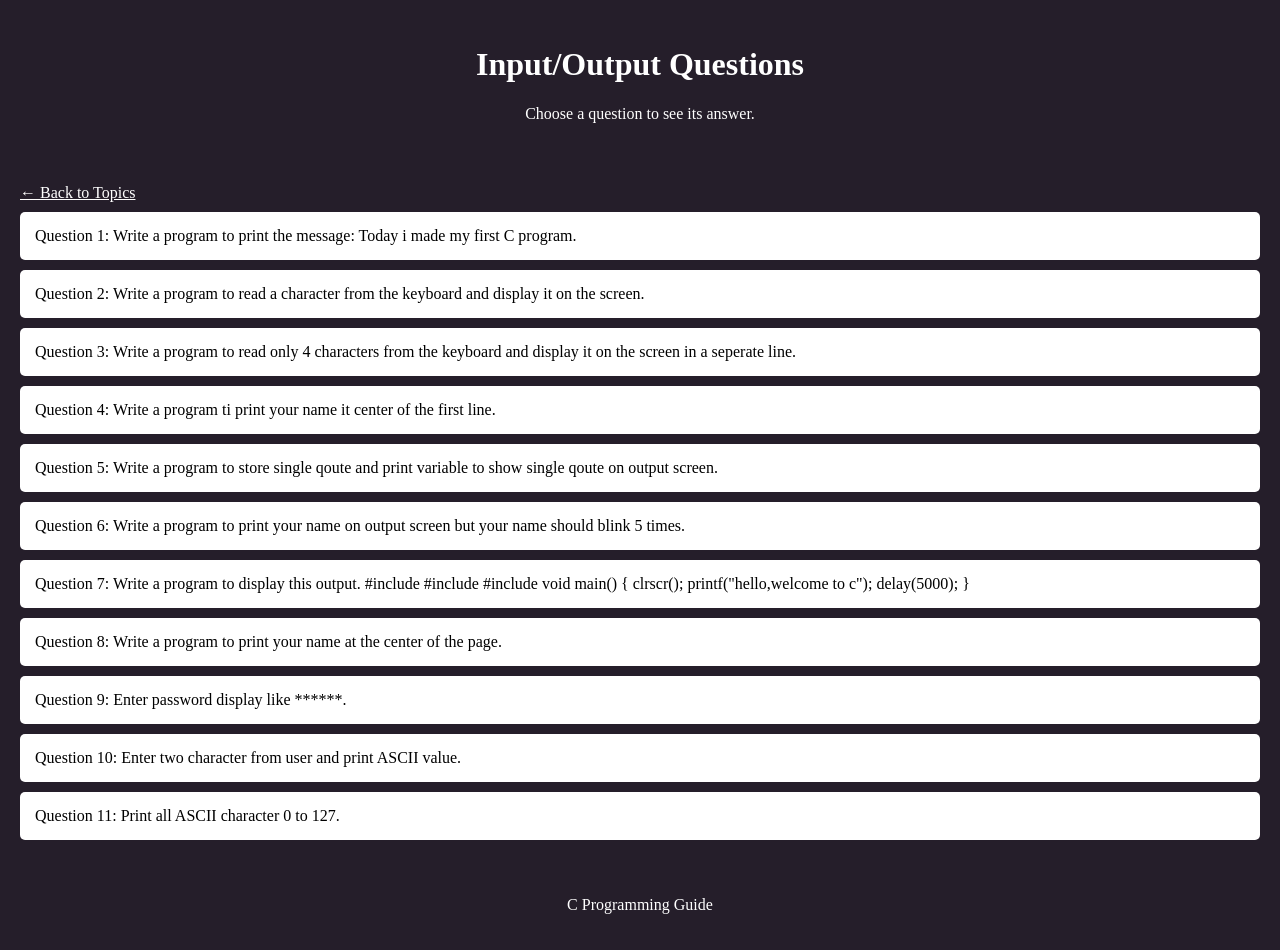
<file: input-output.html>
<!DOCTYPE html>
<html>
<head>
    <title>Input Output Questions</title>
    <link rel="stylesheet" href="style.css">
    <script src="script.js" defer></script>
</head>

<body>

    <header>
        <h1>Input/Output Questions</h1>
        <p>Choose a question to see its answer.</p>
    </header>

    <main>
        <a href="index.html" class="back">← Back to Topics</a>

        <div class="question" onclick="showAnswer('q1')">
            Question 1: Write a program to print the message:
Today i made my first C program.
        </div>

        <div class="answer" id="q1">
            <h3>Code</h3>
            <pre><code>
#include &lt;stdio.h&gt;

void main(){
    printf("tody i made my fist c program");

}</code></pre>
	<h3>Output</h3>
            <pre><code>
Today I made my first C program.
	</code></pre>
	</div>
            
    <div class="question" onclick="showAnswer('q2')">
            Question 2: Write a program to read a character from the keyboard and display it on the screen.
        </div>

        <div class="answer" id="q2">
            <h3>Code</h3>
            <pre><code>
#include &lt;stdio.h&gt;

void main(){
    char ch;
    printf("enter a character: ");
    scanf("%c",&ch);
    printf("the character is: %c",ch);

}</code></pre>
	<h3>Output</h3>
            <pre><code>
Type a character: k
The character is: k
	</code></pre>
	</div>

  <div class="question" onclick="showAnswer('q3')">
            Question 3: Write a program to read only 4 characters from the keyboard and display it on the screen in a seperate line.
        </div>

        <div class="answer" id="q3">
            <h3>Code</h3>
            <pre><code>
#include &lt;stdio.h&gt;

void main(){
    char c,a,b,d;
    printf("enter 4 characters : ");
    scanf("%c",&a);
    scanf("%c",&b);
    scanf("%c",&c);
    scanf("%c",&d);
    printf("the characters are:\n%c\n%c\n%c\n%c\n",a,b,c,d);

}</code></pre>
	<h3>Output</h3>
            <pre><code>
enter 4 characters : a
b
c
d
the characters are:
a
b
c
d

	</code></pre>
	</div>
  <div class="question" onclick="showAnswer('q4')">
            Question 4: Write a program ti print your name it center of the first line.
        </div>

        <div class="answer" id="q4">
            <h3>Code</h3>
            <pre><code>
#include &lt;stdio.h&gt;

void main(){
    printf("\t\t\t\t\t    PARBHAT\n");

}</code></pre>
	<h3>Output</h3>
            <pre><code>
                               PARBHAT                     
	</code></pre>
	</div>
  <div class="question" onclick="showAnswer('q5')">
            Question 5: Write a program to store single qoute and print variable to show single qoute on output screen.
        </div>

        <div class="answer" id="q5">
            <h3>Code</h3>
            <pre><code>
#include &lt;stdio.h&gt;

void main(){
    char ch;
    ch='\'';
    printf("%c %c",ch,ch);

}</code></pre>
	<h3>Output</h3>
            <pre><code>
''
	</code></pre>
	</div>
  <div class="question" onclick="showAnswer('q6')">
            Question 6: Write a program to print your name on output screen but your name should blink 5 times.
        </div>

        <div class="answer" id="q6">
            <h3>Code</h3>
            <pre><code>
#include &lt;stdio.h&gt;

#include &lt;conio.h&gt;
#include &lt;dos.h&gt;
void main(){
    int i;
    for(i=1;i<=5;i++){
     
        printf("abc");
        delay(500);
       clrscr();

       delay(500);
    }

}</code></pre>
	<h3>Output</h3>
            <pre><code>
abc
	</code></pre>
	</div>
  <div class="question" onclick="showAnswer('q7')">
            Question 7: Write a program to display this output.
#include
#include
#include
void main()
{
clrscr();
printf("hello,welcome to c");
delay(5000);
}
        </div>

        <div class="answer" id="q7">
            <h3>Code</h3>
            <pre><code>
#include &lt;stdio.h&gt;

 #include &lt;conio.h&gt; 
 #include &lt;dos.h&gt; 
 void main () {
     clrscr();
      printf("hello,welcome to c");
       delay(5000); 

}</code></pre>
	<h3>Output</h3>
            <pre><code>
hello,welcome to c
	</code></pre>
	</div>
  <div class="question" onclick="showAnswer('q8')">
            Question 8: Write a program to print your name at the center of the page.
        </div>

        <div class="answer" id="q8">
            <h3>Code</h3>
            <pre><code>
#include &lt;stdio.h&gt;

void main(){
    printf("\n\n\n\n\n\n\n\n\n\n\n\t\t\t\t     PARBHAT");

}</code></pre>
	<h3>Output</h3>
            <pre><code>






                                             PARBHAT





	</code></pre>
	</div>
  <div class="question" onclick="showAnswer('q9')">
            Question 9: Enter password display like ******.
        </div>

        <div class="answer" id="q9">
            <h3>Code</h3>
            <pre><code>
#include &lt;stdio.h&gt;

void main(){
    char a,b,c,d,e,f;
    printf("enter password(6 characters): ");
    scanf("%c",&a);
    scanf("%c",&b);
    scanf("%c",&c);
    scanf("%c",&d);
    scanf("%c",&e)
    scanf("%c",&f);
    printf("pass is ******");

}</code></pre>
	<h3>Output</h3>
            <pre><code>
enter password(6 characters): hsgdyd
pass is ******
	</code></pre>
	</div>
  <div class="question" onclick="showAnswer('q10')">
            Question 10: Enter two character from user and print ASCII value.
        </div>

        <div class="answer" id="q10">
            <h3>Code</h3>
            <pre><code>
#include &lt;stdio.h&gt;

void main(){
    char a;
    char b;
    printf("enter first character: ");
    scanf("%c",&a);
    printf("enter second character: ");
    scanf("%c",&b);
    printf("ascii value is %d and %d",a,b);

}</code></pre>
	<h3>Output</h3>
            <pre><code>
enter first character: x
enter second character: y
ascii value is 120 and 121
	</code></pre>
	</div>
  <div class="question" onclick="showAnswer('q11')">
            Question 11: Print all ASCII character 0 to 127.
        </div>

        <div class="answer" id="q11">
            <h3>Code</h3>
            <pre><code>
#include &lt;stdio.h&gt;

void main(){
int i;
for(i=0;i<=127;i++){
    printf("%c\n",i);
}

}</code></pre>
	<h3>Output</h3>
            <pre><code>
 
!
"
#
$
%
&
'
(
)
*
+
,
-
.
/
0
1
2
3
4
5
6
7
8
9
:
;
<
=
> 
?
@
A
B
C
D
E
F
G
H
I
J
K
L
M
N
O
P
Q
R
S
T
U
V
W
X
Y
Z
[
\
]
^
_
`
a
b
c
d
e
f
g
h
i
j
k
l
m
n
o
p
q
r
s
t
u
v
w
x
y
z
{
|
}
~
⌂
	</code></pre>
	</div>

      <!-- Copy a question and answer block to add more questions -->

    </main>

    <footer>
        <p>C Programming Guide</p>
    </footer>

</body>
</html>
</file>
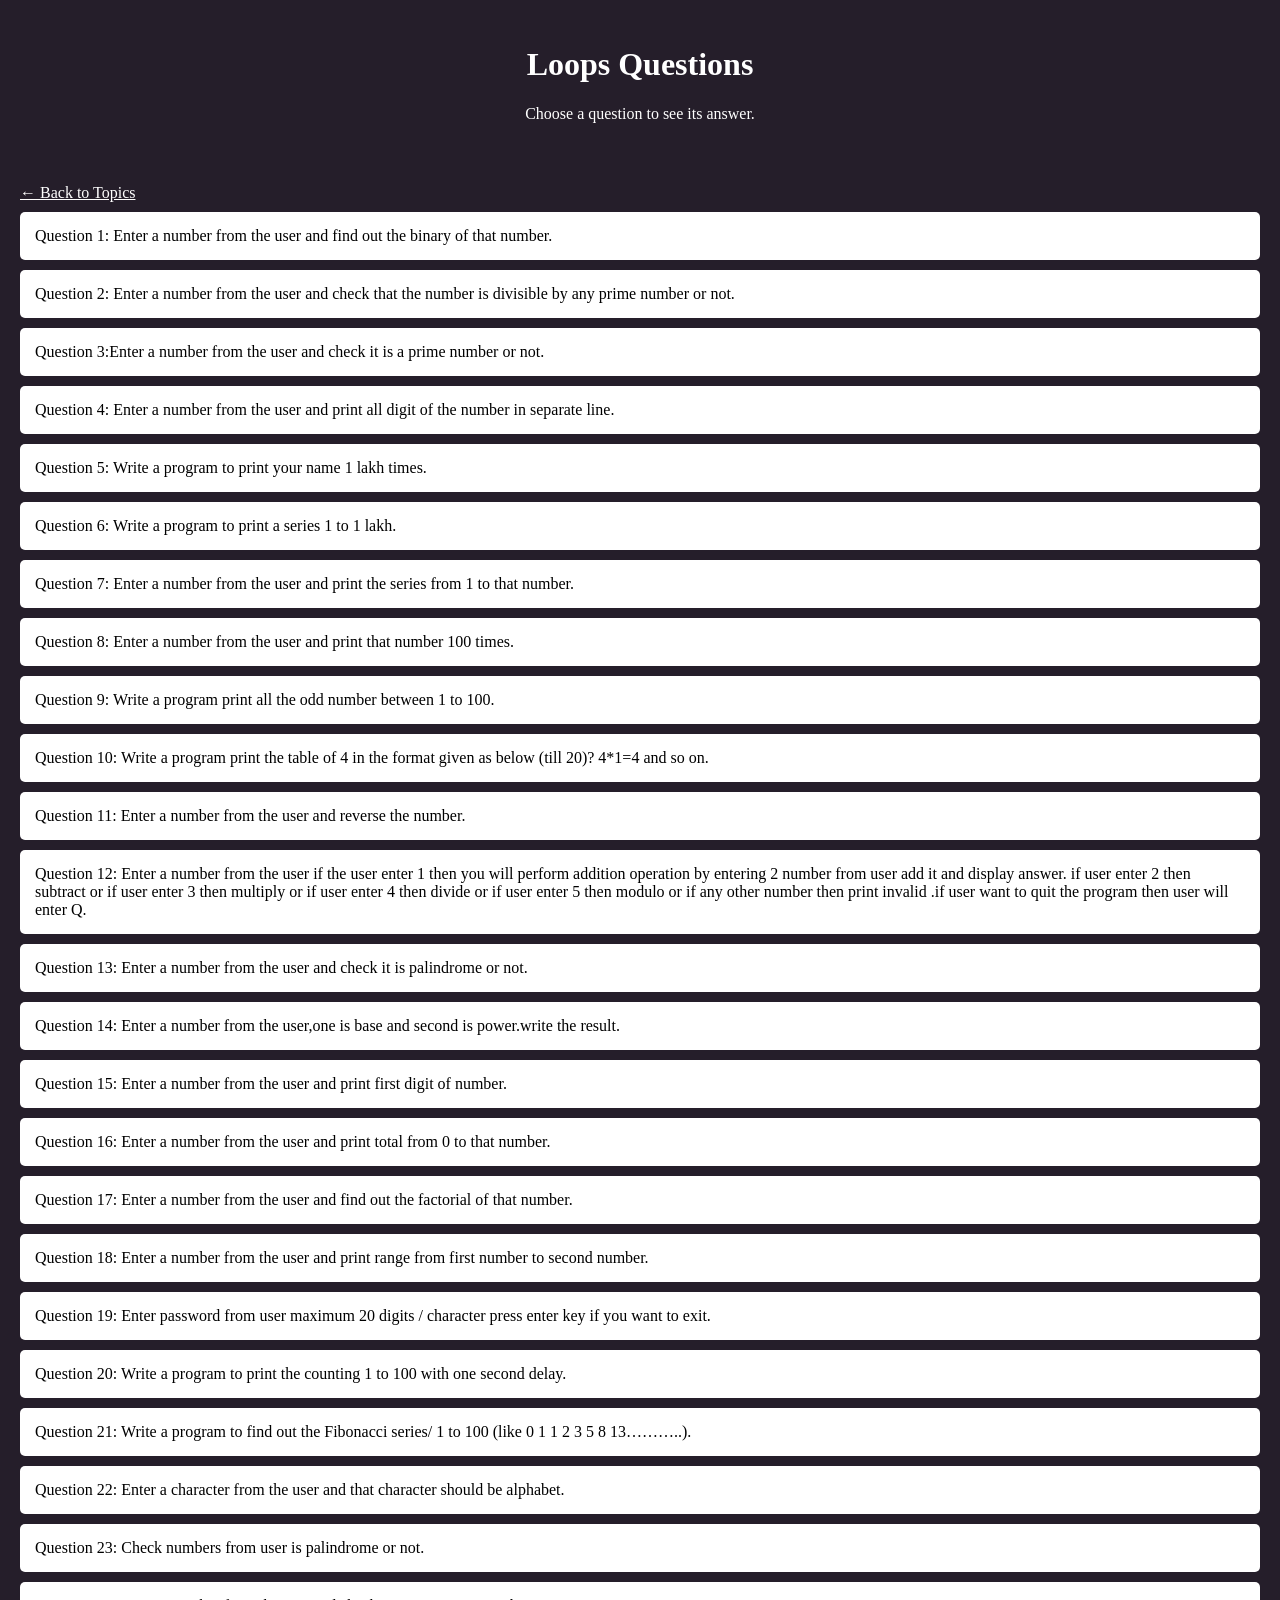
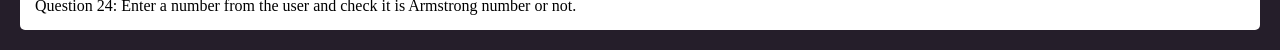
<file: loops.html>
<!DOCTYPE html>
<html>
<head>
    <title>Loops Questions</title>
    <link rel="stylesheet" href="style.css">
    <script src="script.js" defer></script>
</head>

<body>

    <header>
        <h1>Loops Questions</h1>
        <p>Choose a question to see its answer.</p>
    </header>

    <main>
        <a href="index.html" class="back">← Back to Topics</a>

        <div class="question" onclick="showAnswer('q1')">
            Question 1: Enter a number from the user and find out the binary of that number.
        </div>

        <div class="answer" id="q1">
            <h3>Code</h3>
            <pre><code>
#include &lt;stdio.h&gt;

void main(){
   int x;
   int r,a=1,b=0;
   printf("enter number: ");
   scanf("%d",&amp;x);
   while(x&gt;0){
    r=x%2;
    b=b+r*a;
    x=x/2;
    a=a*10;
   }
   printf("binary is: %d",b);

}</code></pre>
	<h3>Output</h3>
            <pre><code>
enter number: 7
binary is: 111
	</code></pre>
	</div>
 <div class="question" onclick="showAnswer('q2')">
            Question 2: Enter a number from the user and check that the number is divisible by any prime number or not.
        </div>

        <div class="answer" id="q2">
            <h3>Code</h3>
            <pre><code>
#include &lt;stdio.h&gt;

void main(){
    int x;
    printf("enter number: ");
    scanf("%d",&x);
    if(x%2==0||x%3==0||x%5==0||x%7==0||x%11==0){
        printf("divisible by prime number");
    }
else{
    printf("not divisible by prime number");
}
}</code></pre>
	<h3>Output</h3>
            <pre><code>
enter number: 14
divisible by prime number
	</code></pre>
	</div>
 <div class="question" onclick="showAnswer('q3')">
            Question 3:Enter a number from the user and check it is a prime number or not.
        </div>

        <div class="answer" id="q3">
            <h3>Code</h3>
            <pre><code>
#include &lt;stdio.h&gt;

void main(){
    int x,i,y=0;
    printf("Enter number: ");
    scanf("%d",&x);
for(i=1;i<=x;i++) {
        if (x%i==0)
            y++;
    }
    if (y==2)
        printf("It is a prime number");
    else
        printf("It is not a prime number");
}</code></pre>
	<h3>Output</h3>
            <pre><code>
Enter number: 1
It is not a prime number
</code></pre>
	</div>
 <div class="question" onclick="showAnswer('q4')">
            Question 4: Enter a number from the user and print all digit of the number in separate line.
        </div>

        <div class="answer" id="q4">
            <h3>Code</h3>
            <pre><code>
#include &lt;stdio.h&gt;

void main(){
    int x,y;
    printf("enter number: ");
    scanf("%d",&x);
   while(x>0){
y=x%10;
printf("%d\n",y);
x=x/10;
   }
}</code></pre>
	<h3>Output</h3>
            <pre><code>
enter number: 123
3
2
1
	</code></pre>
	</div>
 <div class="question" onclick="showAnswer('q5')">
            Question 5: Write a program to print your name 1 lakh times.
        </div>

        <div class="answer" id="q5">
            <h3>Code</h3>
            <pre><code>
#include &lt;stdio.h&gt;

void main(){
    int i;
    for(i=1;i<=1000000;i++){
        printf("PARBHAT KUMAR");
    }
}</code></pre>
	<h3>Output</h3>
            <pre><code>
PARBHAT KUMAR x1 lakh times
	</code></pre>
	</div>
 <div class="question" onclick="showAnswer('q6')">
            Question 6: Write a program to print a series 1 to 1 lakh.
        </div>

        <div class="answer" id="q6">
            <h3>Code</h3>
            <pre><code>
#include &lt;stdio.h&gt;

void main(){
    int i;
    for(i=1;i<=1000000;i++){
        printf("%d ",i);
    }
}</code></pre>
	<h3>Output</h3>
            <pre><code>
1-1000000
	</code></pre>
	</div>
 <div class="question" onclick="showAnswer('q7')">
            Question 7: Enter a number from the user and print the series from 1 to that number.
        </div>

        <div class="answer" id="q7">
            <h3>Code</h3>
            <pre><code>
#include &lt;stdio.h&gt;

void main(){
    int x,i;
    printf("enter a number: ");
    scanf("%d",&x);
    for(i=1;i<=x;i++){
        printf("%d\n",i);
    }
}</code></pre>
	<h3>Output</h3>
            <pre><code>
enter a number: 10
1
2
3
4
5
6
7
8
9
10
	</code></pre>
	</div>
 <div class="question" onclick="showAnswer('q8')">
            Question 8: Enter a number from the user and print that number 100 times.
        </div>

        <div class="answer" id="q8">
            <h3>Code</h3>
            <pre><code>
#include &lt;stdio.h&gt;

void main(){
    int x,i;
    printf("enter a number: ");
    scanf("%d",&x);
    for(i=1;i<=100;i++){
        printf("%d\n",x);
    }
}</code></pre>
	<h3>Output</h3>
            <pre><code>
enter a number: 1
1
1
1
1
1
1
1
1
1
1
1
1
1
1
1
1
1
1
1
1
1
1
1
1
1
1
1
1
1
1
1
1
1
1
1
1
1
1
1
1
1
1
1
1
1
1
1
1
1
1
1
1
1
1
1
1
1
1
1
1
1
1
1
1
1
1
1
1
1
1
1
1
1
1
1
1
1
1
1
1
1
1
1
1
1
1
1
1
1
1
1
1
1
1
1
1
1
1
1
1
	</code></pre>
	</div>
 <div class="question" onclick="showAnswer('q9')">
            Question 9: Write a program print all the odd number between 1 to 100.
        </div>

        <div class="answer" id="q9">
            <h3>Code</h3>
            <pre><code>
#include &lt;stdio.h&gt;

void main(){
    int i;
    for(i=1;i<=100;i++){
        if(i%2!=0){
            printf("%d\n",i);
        }
    }
}</code></pre>
	<h3>Output</h3>
            <pre><code>
1
3
5
7
9
11
13
15
17
19
21
23
25
27
29
31
33
35
37
39
41
43
45
47
49
51
53
55
57
59
61
63
65
67
69
71
73
75
77
79
81
83
85
87
89
91
93
95
97
99
	</code></pre>
	</div>
 <div class="question" onclick="showAnswer('q10')">
            Question 10:  Write a program print the table of 4 in the format given as below (till 20)? 4*1=4 and so on.
        </div>

        <div class="answer" id="q10">
            <h3>Code</h3>
            <pre><code>
#include &lt;stdio.h&gt;

void main(){
    int i,a;
    for(i=1;i<=20;i++){
        a=4*i;
        printf("4*%d=%d\n",i,a);
    }
}</code></pre>
	<h3>Output</h3>
            <pre><code>
4*1=4
4*2=8
4*3=12
4*4=16
4*5=20
4*6=24
4*7=28
4*8=32
4*9=36
4*10=40
4*11=44
4*12=48
4*13=52
4*14=56
4*15=60
4*16=64
4*17=68
4*18=72
4*19=76
4*20=80
	</code></pre>
	</div>
 <div class="question" onclick="showAnswer('q11')">
            Question 11: Enter a number from the user and reverse the number.
        </div>

        <div class="answer" id="q11">
            <h3>Code</h3>
            <pre><code>
#include &lt;stdio.h&gt;

void main(){
    int x,i=0,y;
    printf("enter a number: ");
    scanf("%d",&x);
 while(x>0){
    y=x%10;
    i=i*10+y;
    x=x/10;
 }
 printf("%d",i);
}</code></pre>
	<h3>Output</h3>
            <pre><code>
enter a number: 123
321
	</code></pre>
	</div>
 <div class="question" onclick="showAnswer('q12')">
            Question 12: Enter a number from the user if the user enter 1 then you will perform addition operation by entering 2 number from user add it and display answer. if user enter 2 then subtract or if user enter 3 then multiply or if user enter 4 then divide or if user enter 5 then modulo or if any other number then print invalid .if user want to quit the program then user will enter Q.
        </div>

        <div class="answer" id="q12">
            <h3>Code</h3>
            <pre><code>
#include &lt;stdio.h&gt;

void main(){
char ch;
int a,b;
while(1){
printf("enter choice (1-add,2-sub,3-mul,4-div,5-mod,Q-quit): ");
scanf(" %c",&ch);
if(ch=='Q'||ch=='q')
break;
printf("enter 2 no: ");
scanf("%d%d",&a,&b);
if(ch=='1')
printf("add=%d\n",a+b);
else if(ch=='2')
printf("sub=%d\n",a-b);
else if(ch=='3')
printf("mul=%d\n",a*b);
else if(ch=='4')
printf("div=%d\n",a/b);
else if(ch=='5')
printf("mod=%d\n",a%b);
else
printf("invalid\n");
}
}</code></pre>
	<h3>Output</h3>
            <pre><code>
enter choice (1-add,2-sub,3-mul,4-div,5-mod,Q-quit): 1
enter 2 no: 2 2
add=4
enter choice (1-add,2-sub,3-mul,4-div,5-mod,Q-quit): 5
enter 2 no: 2 7
mod=2
enter choice (1-add,2-sub,3-mul,4-div,5-mod,Q-quit): q
	</code></pre>
	</div>
 <div class="question" onclick="showAnswer('q13')">
            Question 13: Enter a number from the user and check it is palindrome or not.
        </div>

        <div class="answer" id="q13">
            <h3>Code</h3>
            <pre><code>
#include &lt;stdio.h&gt;

void main(){
int n,r,s=0,t;
printf("enter no: ");
scanf("%d",&n);
t=n;
while(n>0){
r=n%10;
s=s*10+r;
n=n/10;
}
if(t==s)
printf("palindrome");
else
printf("not palindrome");
}</code></pre>
	<h3>Output</h3>
            <pre><code>
enter no: 133
not palindrome
	</code></pre>
	</div>
 <div class="question" onclick="showAnswer('q14')">
            Question 14: Enter a number from the user,one is base and second is power.write the result.
        </div>

        <div class="answer" id="q14">
            <h3>Code</h3>
            <pre><code>
#include &lt;stdio.h&gt;

void main(){
int b,p,i,r=1;
printf("enter base: ");
scanf("%d",&b);
printf("enter power: ");
scanf("%d",&p);
for(i=1;i<=p;i++){
r=r*b;
}
printf("ans=%d",r);
}</code></pre>
	<h3>Output</h3>
            <pre><code>
enter base: 2
enter power: 8
ans=256
	</code></pre>
	</div>
 <div class="question" onclick="showAnswer('q15')">
            Question 15: Enter a number from the user and print first digit of number.
        </div>

        <div class="answer" id="q15">
            <h3>Code</h3>
            <pre><code>
#include &lt;stdio.h&gt;

void main(){
int n;
printf("enter no: ");
scanf("%d",&n);
while(n>=10){
n=n/10;
}
printf("first digit=%d",n);
}</code></pre>
	<h3>Output</h3>
            <pre><code>
enter no: 2007
first digit=2
	</code></pre>
	</div>
 <div class="question" onclick="showAnswer('q16')">
            Question 16: Enter a number from the user and print total from 0 to that number.
        </div>

        <div class="answer" id="q16">
            <h3>Code</h3>
            <pre><code>
#include &lt;stdio.h&gt;

void main(){
int n,i,s=0;
printf("enter no: ");
scanf("%d",&n);
for(i=0;i<=n;i++){
s=s+i;
}
printf("total=%d",s);
}</code></pre>
	<h3>Output</h3>
            <pre><code>
enter no: 123
total=7626
	</code></pre>
	</div>
 <div class="question" onclick="showAnswer('q17')">
            Question 17: Enter a number from the user and find out the factorial of that number.
        </div>

        <div class="answer" id="q17">
            <h3>Code</h3>
            <pre><code>
#include &lt;stdio.h&gt;

void main(){
int n,i,f=1;
printf("enter no: ");
scanf("%d",&n);
for(i=1;i<=n;i++){
f=f*i;
}
printf("fact=%d",f);
}
}</code></pre>
	<h3>Output</h3>
            <pre><code>
enter no: 5
fact=120
	</code></pre>
	</div>
 <div class="question" onclick="showAnswer('q18')">
            Question 18: Enter a number from the user and print range from first number to second number.
        </div>

        <div class="answer" id="q18">
            <h3>Code</h3>
            <pre><code>
#include &lt;stdio.h&gt;

void main(){
int a,b,i;
printf("enter first no: ");
scanf("%d",&a);
printf("enter second no: ");
scanf("%d",&b);
for(i=a;i<=b;i++){
printf("Numbers from 1 to 5 are :-\n");
printf("%d\n ",i);
}
}</code></pre>
	<h3>Output</h3>
            <pre><code>
Enter first number: 1
Enter second number: 5
Numbers from 1 to 5 are :-
1
2
3
4
5
	</code></pre>
	</div>
 <div class="question" onclick="showAnswer('q19')">
            Question 19: Enter password from user maximum 20 digits / character press enter key if you want to exit.
        </div>

        <div class="answer" id="q19">
            <h3>Code</h3>
            <pre><code>
#include &lt;stdio.h&gt;

void main(){
char pass[20];
printf("enter pass (press enter to exit): ");
gets(pass);
printf("pass entered: %s",pass);

}</code></pre>
	<h3>Output</h3>
            <pre><code>
enter pass (press enter to exit): fghfgfhf
pass entered: fghfgfhf
	</code></pre>
	</div>
 <div class="question" onclick="showAnswer('q20')">
            Question 20: Write a program to print the counting 1 to 100 with one second delay.
        </div>

        <div class="answer" id="q20">
            <h3>Code</h3>
            <pre><code>
#include &lt;stdio.h&gt;
#include &lt;dos.h&gt;
void main(){
int i;
for(i=1;i<=100;i++){
printf("%d\n",i);
delay(1000);    
}
}</code></pre>
	<h3>Output</h3>
            <pre><code>
1-100(1 sec delay)
	</code></pre>
	</div>
 <div class="question" onclick="showAnswer('q21')">
            Question 21: Write a program to find out the Fibonacci series/ 1 to 100 (like 0 1 1 2 3 5 8 13………..).
        </div>

        <div class="answer" id="q21">
            <h3>Code</h3>
            <pre><code>
#include &lt;stdio.h&gt;

void main(){
int a=0,b=1,c;
printf("%d %d ",a,b);
c=a+b;
while(c<=100){
printf("%d ",c);
a=b;
b=c;
c=a+b;
}
}</code></pre>
	<h3>Output</h3>
            <pre><code>
0 1 1 2 3 5 8 13 21 34 55 89 

	</code></pre>
	</div>
 <div class="question" onclick="showAnswer('q22')">
            Question 22: Enter a character from the user and that character should be alphabet.
        </div>

        <div class="answer" id="q22">
            <h3>Code</h3>
            <pre><code>
#include &lt;stdio.h&gt;

void main(){
char ch;
printf("enter char: ");
scanf(" %c",&ch);
if((ch>='a'&&ch<='z')||(ch>='A'&&ch<='Z'))
printf("alphabet");
else
printf("not alphabet");
}
}</code></pre>
	<h3>Output</h3>
            <pre><code>
enter char: a
alphabet
	</code></pre>
	</div>
 <div class="question" onclick="showAnswer('q23')">
            Question 23: Check numbers from user is palindrome or not.
        </div>

        <div class="answer" id="q23">
            <h3>Code</h3>
            <pre><code>
#include &lt;stdio.h&gt;

void main(){
int n,t,r,s=0;
printf("enter no: ");
scanf("%d",&n);
t=n;
while(n>0){
r=n%10;
s=s*10+r;
n=n/10;
}
if(t==s)
printf("palindrome");
else
printf("not palindrome");
}</code></pre>
	<h3>Output</h3>
            <pre><code>
enter no: 352
not palindrome
	</code></pre>
	</div>
 <div class="question" onclick="showAnswer('q24')">
            Question 24: Enter a number from the user and check it is Armstrong number or not.
        </div>

        <div class="answer" id="q24">
            <h3>Code</h3>
            <pre><code>
#include &lt;stdio.h&gt;

void main(){
int x,y=0,z,a;
printf("enter no: ");
scanf("%d",&x);
a=x;
while(x>0){
z=x%10;
y=y+(z*z*z);
x=x/10;
}
if(y==a)
printf("armstrong");
else
printf("not armstrong");
}</code></pre>
	<h3>Output</h3>
            <pre><code>
enter no: 315
not armstrong
	</code></pre>
	</div>

            
            </main>


</body>
</html>
</file>
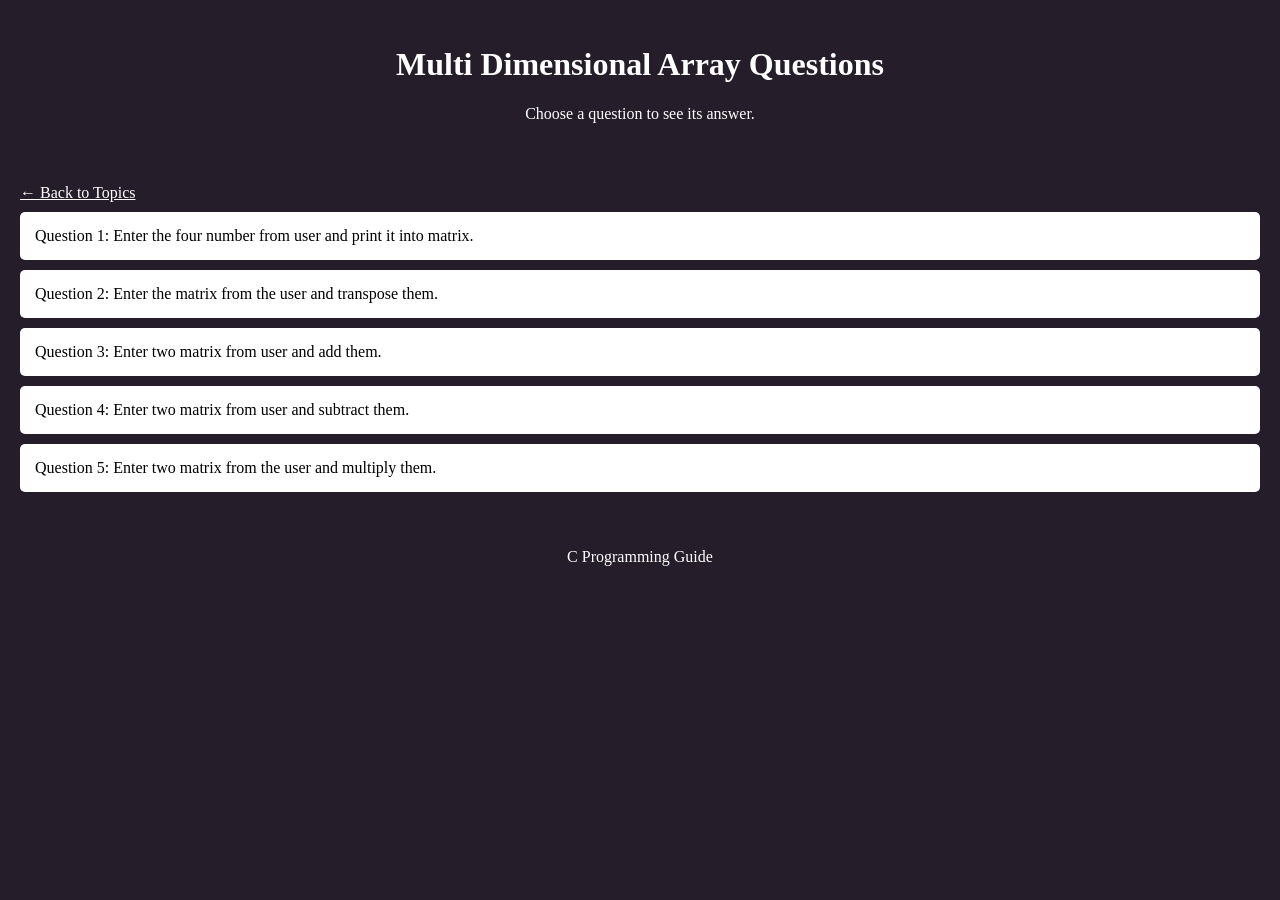
<file: matrix.html>
<!DOCTYPE html>
<html>
<head>
    <title>Multi Dimensional Array Questions</title>
    <link rel="stylesheet" href="style.css">
    <script src="script.js" defer></script>
</head>

<body>

    <header>
        <h1>Multi Dimensional Array Questions</h1>
        <p>Choose a question to see its answer.</p>
    </header>

    <main>
        <a href="index.html" class="back">← Back to Topics</a>

        <div class="question" onclick="showAnswer('q1')">
            Question 1: Enter the four number from user and print it into matrix.
        </div>

        <div class="answer" id="q1">
            <h3>Code</h3>
            <pre><code>
#include &lt;stdio.h&gt;

void main() {
    int mat[2][2], i, j;
    printf("Enter 4 numbers: ");
    for(i=0;i<2;i++){
        for(j=0;j<2;j++){
            scanf("%d", &mat[i][j]);
        }
    }
    printf("Matrix:\n");
    for(i=0;i<2;i++){
        for(j=0;j<2;j++){
            printf("%d\t", mat[i][j]);
        }
        printf("\n");
    }</code></pre>
		<h3>Output</h3>
            <pre><code>
Enter 4 numbers: 1 2 3 4
Matrix:
1       2
3       4
	</code></pre>
	</div>
   <div class="question" onclick="showAnswer('q2')">
            Question 2: Enter the matrix from the user and transpose them.
        </div>

        <div class="answer" id="q2">
            <h3>Code</h3>
            <pre><code>
#include &lt;stdio.h&gt;

void main() {
    int mat[2][2], trans[2][2], i, j;
    printf("Enter 4 numbers for 2x2 matrix: ");
    for(i=0;i<2;i++){
        for(j=0;j<2;j++){
            scanf("%d",&mat[i][j]);
            trans[j][i] = mat[i][j];
        }
    }
    printf("Transpose Matrix:\n");
    for(i=0;i<2;i++){
        for(j=0;j<2;j++){
            printf("%d\t", trans[i][j]);
        }
        printf("\n");
    }

}</code></pre>
	<h3>Output</h3>
            <pre><code>
Enter 4 numbers for 2x2 matrix: 1 2 3 4      
Transpose Matrix:
1       3
2       4
	</code></pre>
	</div>
   <div class="question" onclick="showAnswer('q3')">
            Question 3: Enter two matrix from user and add them.
        </div>

        <div class="answer" id="q3">
            <h3>Code</h3>
            <pre><code>
#include &lt;stdio.h&gt;

void main() {
    int a[2][2], b[2][2], sum[2][2], i, j;
    printf("Enter 4 numbers for first matrix: ");
    for(i=0;i<2;i++)
        for(j=0;j<2;j++)
            scanf("%d",&a[i][j]);
    printf("Enter 4 numbers for second matrix: ");
    for(i=0;i<2;i++)
        for(j=0;j<2;j++)
            scanf("%d",&b[i][j]);
    for(i=0;i<2;i++)
        for(j=0;j<2;j++)
            sum[i][j] = a[i][j] + b[i][j];
    printf("Sum Matrix:\n");
    for(i=0;i<2;i++){
        for(j=0;j<2;j++)
            printf("%d\t", sum[i][j]);
        printf("\n");
    }
}</code></pre>
	<h3>Output</h3>
            <pre><code>
Enter 4 numbers for first matrix: 1 2 3 4
Enter 4 numbers for second matrix: 1 2 3 4
Sum Matrix:
2       4
6       8
	</code></pre>
	</div>
   <div class="question" onclick="showAnswer('q4')">
            Question 4: Enter two matrix from user and subtract them.
        </div>

        <div class="answer" id="q4">
            <h3>Code</h3>
            <pre><code>
#include &lt;stdio.h&gt;

void main() {
    int a[2][2], b[2][2], sub[2][2], i, j;
    printf("Enter 4 numbers for first matrix: ");
    for(i=0;i<2;i++)
        for(j=0;j<2;j++)
            scanf("%d",&a[i][j]);
    printf("Enter 4 numbers for second matrix: ");
    for(i=0;i<2;i++)
        for(j=0;j<2;j++)
            scanf("%d",&b[i][j]);
    for(i=0;i<2;i++)
        for(j=0;j<2;j++)
            sub[i][j] = a[i][j] - b[i][j];
    printf("Subtraction Matrix:\n");
    for(i=0;i<2;i++){
        for(j=0;j<2;j++)
            printf("%d\t", sub[i][j]);
        printf("\n");


}</code></pre>
	<h3>Output</h3>
            <pre><code>
Enter 4 numbers for first matrix: 1 2 3 4
Enter 4 numbers for second matrix: 1 2 3 4
Subtraction Matrix:
0       0
0       0
	</code></pre>
	</div>
   <div class="question" onclick="showAnswer('q5')">
            Question 5: Enter two matrix from the user and multiply them.
        </div>

        <div class="answer" id="q5">
            <h3>Code</h3>
            <pre><code>
#include &lt;stdio.h&gt;

void main() {
    int a[2][2], b[2][2], mul[2][2], i, j, k;
    printf("Enter 4 numbers for first matrix: ");
    for(i=0;i<2;i++)
        for(j=0;j<2;j++)
            scanf("%d",&a[i][j]);
    printf("Enter 4 numbers for second matrix: ");
    for(i=0;i<2;i++)
        for(j=0;j<2;j++)
            scanf("%d",&b[i][j]);
    for(i=0;i<2;i++){
        for(j=0;j<2;j++){
            mul[i][j]=0;
            for(k=0;k<2;k++)
                mul[i][j] += a[i][k]*b[k][j];
        }
    }
    printf("Multiplication Matrix:\n");
    for(i=0;i<2;i++){
        for(j=0;j<2;j++)
            printf("%d\t", mul[i][j]);
        printf("\n");
    }

}</code></pre>
	<h3>Output</h3>
            <pre><code>
Enter 4 numbers for first matrix: 1 2 3 4
Enter 4 numbers for second matrix: 1 2 3 4
Multiplication Matrix:
7       10
15      22
	</code></pre>
	</div>
       
        <!-- Copy a question and answer block to add more questions -->

    </main>

    <footer>
        <p>C Programming Guide</p>
    </footer>

</body>
</html>
</file>
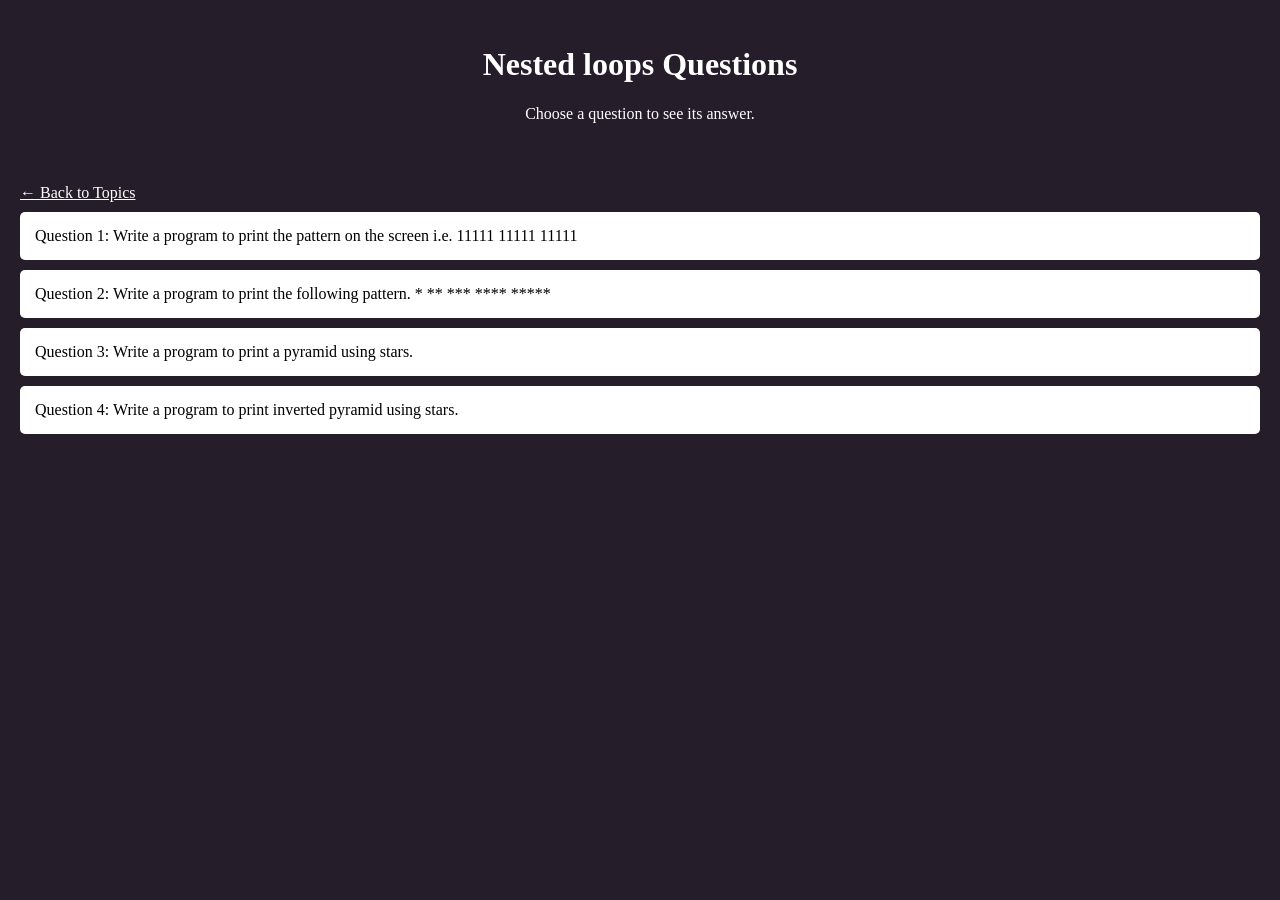
<file: nested_loops.html>
<!DOCTYPE html>
<html>
<head>
    <title>Nested loops Questions</title>
    <link rel="stylesheet" href="style.css">
    <script src="script.js" defer></script>
</head>

<body>

    <header>
        <h1>Nested loops Questions</h1>
        <p>Choose a question to see its answer.</p>
    </header>

    <main>
        <a href="index.html" class="back">← Back to Topics</a>

        <div class="question" onclick="showAnswer('q1')">
            Question 1: Write a program to print the pattern on the screen i.e.
11111
11111
11111
        </div>

        <div class="answer" id="q1">
            <h3>Code</h3>
            <pre><code>
#include &lt;stdio.h&gt;


}</code></pre>
	<h3>Output</h3>
            <pre><code></code></pre>
	</div>
      
	<div class="question" onclick="showAnswer('q2')">
            Question 2: Write a program to print the following pattern.
*
**
***
****
*****
        </div>

        <div class="answer" id="q2">
            <h3>Code</h3>
            <pre><code>
#include &lt;stdio.h&gt;


}</code></pre>
	<h3>Output</h3>
            <pre><code></code></pre>
	</div>
        <div class="question" onclick="showAnswer('q3')">
            Question 3: Write a program to print a pyramid using stars.
        </div>

        <div class="answer" id="q3">
            <h3>Code</h3>
            <pre><code>
#include &lt;stdio.h&gt;


}</code></pre>
	<h3>Output</h3>
            <pre><code></code></pre>
	</div>
        <div class="question" onclick="showAnswer('q4')">
            Question 4: Write a program to print inverted pyramid using stars.
        </div>

        <div class="answer" id="q4">
            <h3>Code</h3>
            <pre><code>
#include &lt;stdio.h&gt;


}</code></pre>
	<h3>Output</h3>
            <pre><code></code></pre>
	</div>
       
 
    </main>

 
</body>
</html>
</file>
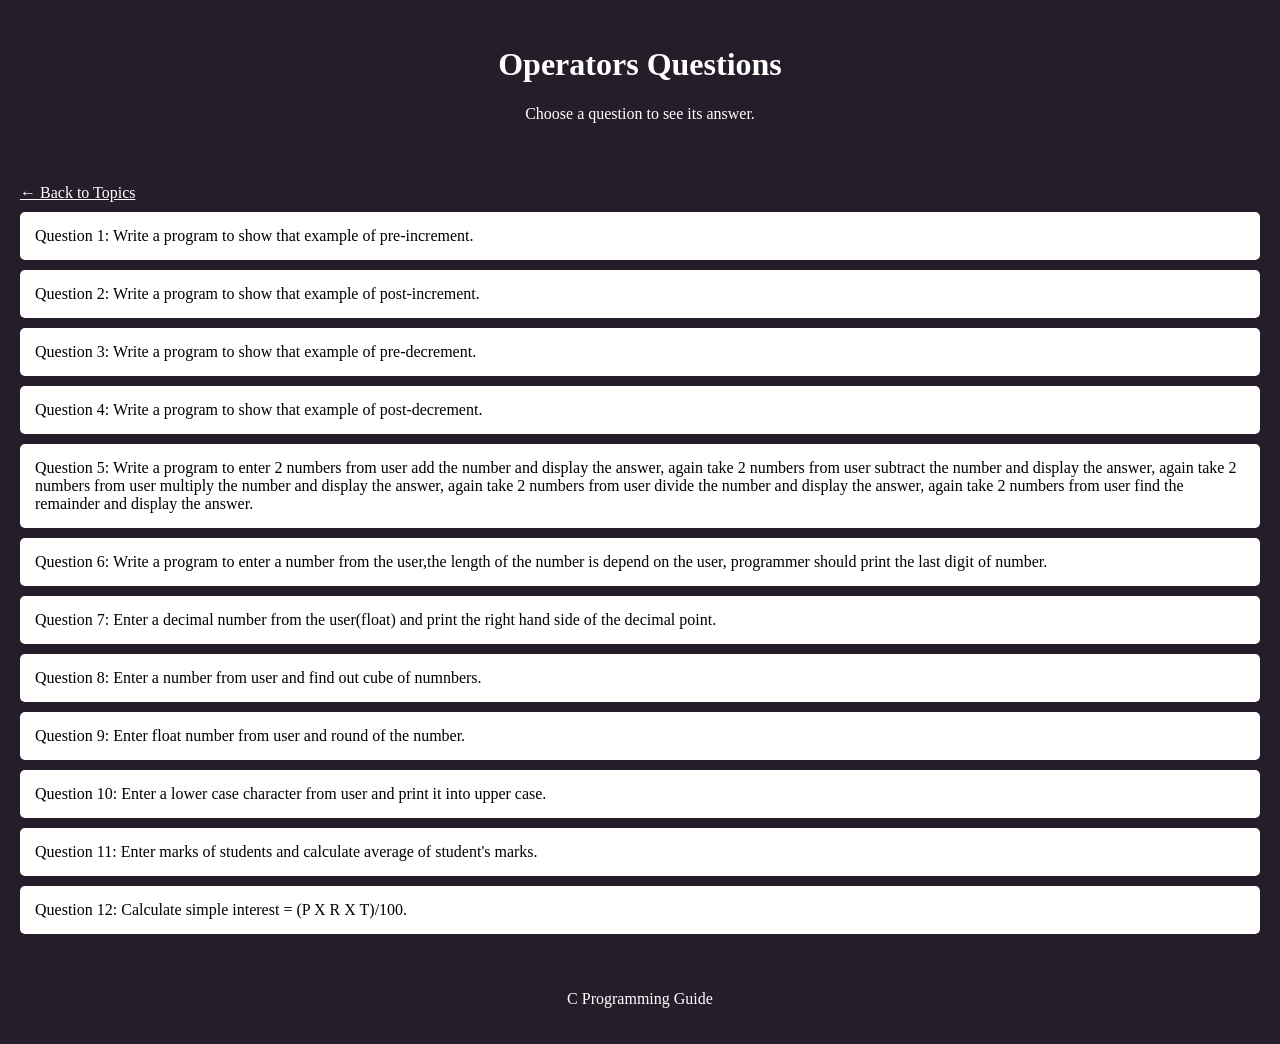
<file: operators.html>
<!DOCTYPE html>
<html>
<head>
    <title>Operators Questions</title>
    <link rel="stylesheet" href="style.css">
    <script src="script.js" defer></script>
</head>

<body>

    <header>
        <h1>Operators Questions</h1>
        <p>Choose a question to see its answer.</p>
    </header>

    <main>
        <a href="index.html" class="back">← Back to Topics</a>

        <div class="question" onclick="showAnswer('q1')">
            Question 1: Write a program to show that example of pre-increment.
        </div>

        <div class="answer" id="q1">
            <h3>Code</h3>
            <pre><code>
#include &lt;stdio.h&gt;

void main() {
    int a = 5;
    int b = ++a;
    printf("a=%d, b=%d", a, b);

}</code></pre>
	<h3>Output</h3>
            <pre><code>
a=6, b=6
	</code></pre>
	</div>
             <div class="question" onclick="showAnswer('q2')">
            Question 2: Write a program to show that example of post-increment.
        </div>

        <div class="answer" id="q2">
            <h3>Code</h3>
            <pre><code>
#include &lt;stdio.h&gt;

void main() {
    int a = 5;
    int b = a++;
    printf("a=%d, b=%d", a, b);

}</code></pre>
	<h3>Output</h3>
            <pre><code>
a=6, b=5
	</code></pre>
	</div>
 <div class="question" onclick="showAnswer('q3')">
            Question 3: Write a program to show that example of pre-decrement.
        </div>

        <div class="answer" id="q3">
            <h3>Code</h3>
            <pre><code>
#include &lt;stdio.h&gt;

void main() {
    int a = 5;
    int b = --a;
    printf("a=%d, b=%d", a, b);

}</code></pre>
	<h3>Output</h3>
            <pre><code>
a=4, b=4
	</code></pre>
	</div>
 <div class="question" onclick="showAnswer('q4')">
            Question 4: Write a program to show that example of post-decrement.
        </div>

        <div class="answer" id="q4">
            <h3>Code</h3>
            <pre><code>
#include &lt;stdio.h&gt;

void main() {
    int a = 5;
    int b = a--;
    printf("a=%d, b=%d", a, b);

}</code></pre>
	<h3>Output</h3>
            <pre><code>
a=5, b=4
	</code></pre>
	</div>
 <div class="question" onclick="showAnswer('q5')">
            Question 5: Write a program to enter 2 numbers from user add the number and display the answer, again take 2 numbers from user subtract the number and display the answer, again take 2 numbers from user multiply the number and display the answer, again take 2 numbers from user divide the number and display the answer, again take 2 numbers from user find the remainder and display the answer.
        </div>

        <div class="answer" id="q5">
            <h3>Code</h3>
            <pre><code>
#include &lt;stdio.h&gt;

void main() {
    int a,b;
    printf("Enter two numbers for addition: ");
    scanf("%d %d",&a,&b);
    printf("Addition=%d\n", a+b);

    printf("Enter two numbers for subtraction: ");
    scanf("%d %d",&a,&b);
    printf("Subtraction=%d\n", a-b);

    printf("Enter two numbers for multiplication: ");
    scanf("%d %d",&a,&b);
    printf("Multiplication=%d\n", a*b);

    printf("Enter two numbers for division: ");
    scanf("%d %d",&a,&b);
    printf("Division=%d\n", a/b);

    printf("Enter two numbers for remainder: ");
    scanf("%d %d",&a,&b);
    printf("Remainder=%d\n", a%b);

}</code></pre>
	<h3>Output</h3>
            <pre><code>
Enter two numbers for addition: 2 2
Addition=4
Enter two numbers for subtraction: 2 2
Subtraction=0
Enter two numbers for multiplication: 2 2
Multiplication=4
Enter two numbers for division: 2 2
Division=1
Enter two numbers for remainder: 2 2
Remainder=0
	</code></pre>
	</div>
 <div class="question" onclick="showAnswer('q6')">
            Question 6: Write a program to enter a number from the user,the length of the number is depend on the user, programmer should print the last digit of number.
        </div>

        <div class="answer" id="q6">
            <h3>Code</h3>
            <pre><code>
#include &lt;stdio.h&gt;

void main() {
    int num;
    printf("Enter a number: ");
    scanf("%d", &num);
    printf("Last digit: %d", num%10);

}</code></pre>
	<h3>Output</h3>
            <pre><code>
Enter a number: 12
Last digit: 2
	</code></pre>
	</div>
 <div class="question" onclick="showAnswer('q7')">
            Question 7: Enter a decimal number from the user(float) and print the right hand side of the decimal point.
        </div>

        <div class="answer" id="q7">
            <h3>Code</h3>
            <pre><code>
#include &lt;stdio.h&gt;

void main() {
    float num;
    int rhs;
    printf("Enter a decimal number: ");
    scanf("%f", &num);
    rhs = (num - (int)num) * 100000; // up to 5 decimal places
    printf("Right-hand side: %d", rhs);

}</code></pre>
	<h3>Output</h3>
            <pre><code>
Enter a decimal number: 2.4
Right-hand side: 40000
	</code></pre>
	</div>
 <div class="question" onclick="showAnswer('q8')">
            Question 8: Enter a number from user and find out cube of numnbers.
        </div>

        <div class="answer" id="q8">
            <h3>Code</h3>
            <pre><code>
#include &lt;stdio.h&gt;

void main() {
    int num;
    printf("Enter a number: ");
    scanf("%d", &num);
    printf("Cube: %d", num*num*num);

}</code></pre>
	<h3>Output</h3>
            <pre><code>
Enter a number: 2
Cube: 8
	</code></pre>
	</div>
 <div class="question" onclick="showAnswer('q9')">
            Question 9: Enter float number from user and round of the number.
        </div>

        <div class="answer" id="q9">
            <h3>Code</h3>
            <pre><code>
#include &lt;stdio.h&gt;

void main() {
    float num;
    printf("Enter a float number: ");
    scanf("%f", &num);
    printf("Rounded: %d", (int)(num + 0.5));

}</code></pre>
	<h3>Output</h3>
            <pre><code>
Enter a float number: 2.4
Rounded: 2
	</code></pre>
	</div>
 <div class="question" onclick="showAnswer('q10')">
            Question 10: Enter a lower case character from user and print it into upper case.
        </div>

        <div class="answer" id="q10">
            <h3>Code</h3>
            <pre><code>
#include &lt;stdio.h&gt;

void main() {
    char ch;
    printf("Enter a lowercase character: ");
    scanf(" %c", &ch);
    printf("Uppercase: %c", ch-32);

}</code></pre>
	<h3>Output</h3>
            <pre><code>
Enter a lowercase character: a
Uppercase: A
	</code></pre>
	</div>
 <div class="question" onclick="showAnswer('q11')">
            Question 11: Enter marks of students and calculate average of student's marks.
        </div>

        <div class="answer" id="q11">
            <h3>Code</h3>
            <pre><code>
#include &lt;stdio.h&gt;

void main() {
    int n, i, marks, sum=0;
    printf("Enter number of students: ");
    scanf("%d", &n);
    for(i=1;i<=n;i++){
        printf("Enter marks of student %d: ", i);
        scanf("%d",&marks);
        sum += marks;
    }
    printf("Average marks: %f", (float)sum/n);

}</code></pre>
	<h3>Output</h3>
            <pre><code>
Enter number of students: 3
Enter marks of student 1: 77
Enter marks of student 2: 58
Enter marks of student 3: 98
Average marks: 77.67
	</code></pre>
	</div>
 <div class="question" onclick="showAnswer('q12')">
            Question 12: Calculate simple interest = (P X R X T)/100.
        </div>

        <div class="answer" id="q12">
            <h3>Code</h3>
            <pre><code>
#include &lt;stdio.h&gt;

void main() {
    float P, R, T, SI;
    printf("Enter Principal, Rate, Time: ");
    scanf("%f",&P);
    printf("Enter Rate: ");
    scanf("%f",&R);
    printf("Enter Time: ");
    scanf("%f",&T);
    SI = (P*R*T)/100;
    printf("Simple Interest: %f", SI);

}</code></pre>
	<h3>Output</h3>
            <pre><code>
Enter Principal, Rate, Time: 2 3 4
Simple Interest: 0.24
	</code></pre>
	</div>

        <!-- Copy a question and answer block to add more questions -->

    </main>

    <footer>
        <p>C Programming Guide</p>
    </footer>

</body>
</html>
</file>
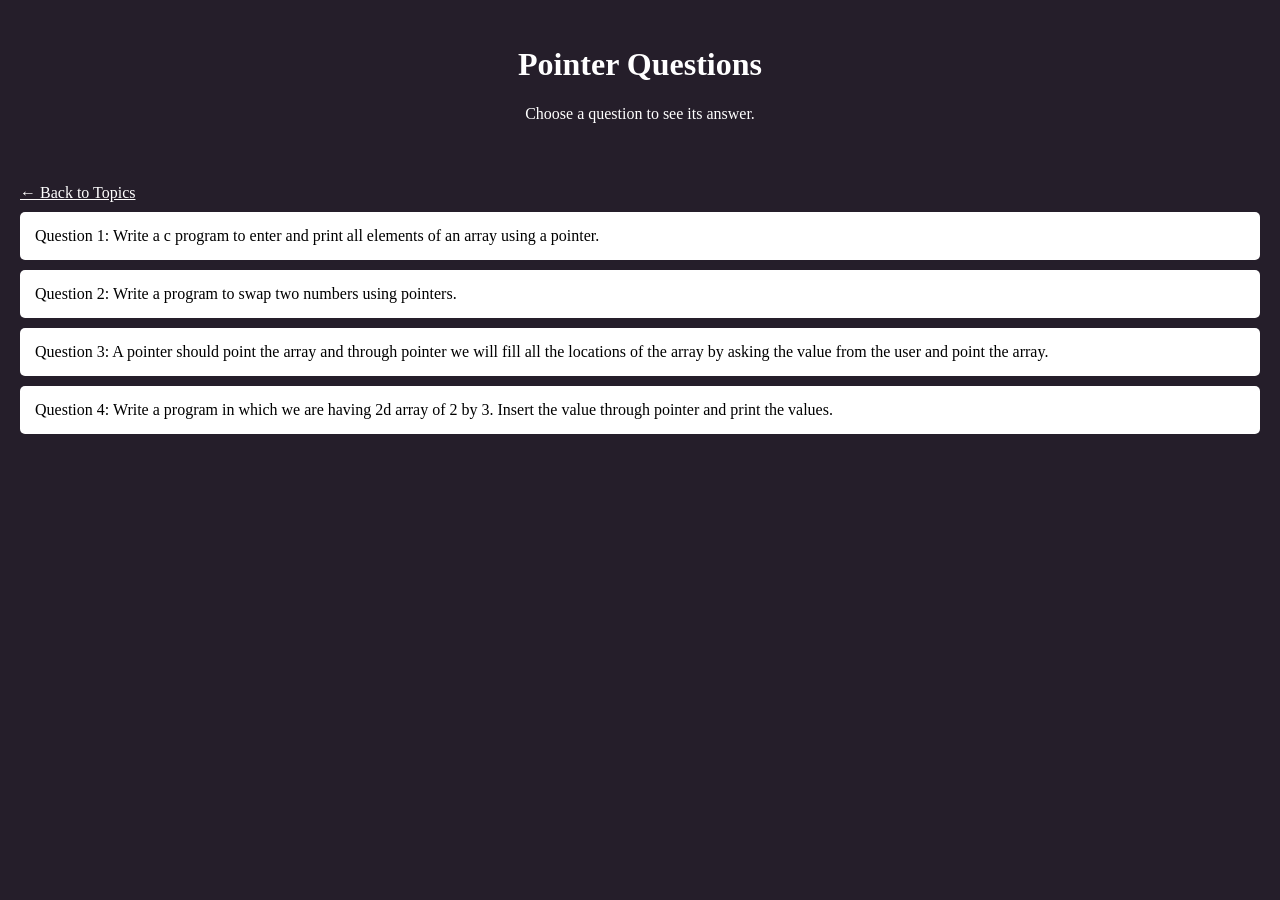
<file: Pointers.html>
<!DOCTYPE html>
<html>
<head>
    <title>Pointer Questions</title>
    <link rel="stylesheet" href="style.css">
    <script src="script.js" defer></script>
</head>

<body>

    <header>
        <h1>Pointer Questions</h1>
        <p>Choose a question to see its answer.</p>
    </header>

    <main>
        <a href="index.html" class="back">← Back to Topics</a>

        <div class="question" onclick="showAnswer('q1')">
            Question 1: Write a c program to enter and print all elements of an array using a pointer.
        </div>

        <div class="answer" id="q1">
            <h3>Code</h3>
            <pre><code>
#include &lt;stdio.h&gt;
#include &lt;dos.h&gt;      
void main()
{
int arr[10], i, *ptr;
for(i = 0; i <= 9; i++)
    {
        ptr = arr;
        printf("Enter Value No %d: ", i + 1);
        scanf("%d", ptr);
        delay(200);
    }
    printf("\nValues in array are:\n");
    for(i = 0; i <= 9; i++)
    {
        ptr = &arr[i];

        printf("%d\n", *ptr);
    }
      delay(3000);
}

}</code></pre>
	<h3>Output</h3>
            <pre><code>	
Enter Value No 1: 2
Enter Value No 2: 8
Enter Value No 3: 5
Enter Value No 4: 34
Enter Value No 5: 3
Enter Value No 6: 7
Enter Value No 7: 6
Enter Value No 8: 12
Enter Value No 9: 0
Enter Value No 10: 8

Values in array are:
2
8
5
34
3
7
6
12
0
8  
			</code></pre>
	</div>
            
           <div class="question" onclick="showAnswer('q2')">
            Question 2: Write a program to swap two numbers using pointers.
        </div>

        <div class="answer" id="q2">
            <h3>Code</h3>
            <pre><code>
#include &lt;stdio.h&gt;
#include &lt;conio.h&gt;      
void swap(int *p1, int *p2) {
    int res = *p1;
    *p1 = *p2;
    *p2 = res;
}

void main() {
    int x = 20, y = 10;

    clrscr();
    printf("Before swapping: x = %d, y = %d\n", x, y);
    swap(&x, &y);
    printf("After swapping: x = %d, y = %d\n", x, y);

}

</code></pre>
	<h3>Output</h3>
            <pre><code>
Before swapping: x = 20, y = 10
After swapping: x = 10, y = 20
			</code></pre>
	</div>
        <div class="question" onclick="showAnswer('q3')">
            Question 3: A pointer should point the array and through pointer we will fill all the locations of the array by asking the value from the user and point the array.
        </div>

        <div class="answer" id="q3">
            <h3>Code</h3>
            <pre><code>
#include &lt;stdio.h&gt;
#include <conio.h>
#include <dos.h>      
void main()
 {
   int arr[10], i, *ptr;
   clrscr();

   for(i=0; i<=9; i++){
    ptr=&arr[i];
    printf("Enter %d value: ", i+1);
    scanf("%d", ptr);
   }

  printf("\n\n Value in array are: \n");
   for(i=0; i<=9; i++)
   {
      printf("%d \n", arr[i]);
   }
    delay(3000);

}</code></pre>
	<h3>Output</h3>
            <pre><code>
Enter 1 value: 23
Enter 2 value: 12
Enter 3 value: 54
Enter 4 value: 67
Enter 5 value: 76
Enter 6 value: 45
Enter 7 value: 90
Enter 8 value: 56
Enter 9 value: 37
Enter 10 value: 49


Value in array are:
23
12
54
67
76
45
90
56
37
49
			</code></pre>
	</div>
        <div class="question" onclick="showAnswer('q4')">
            Question 4: Write a program in which we are having 2d array of 2 by 3. Insert the value through pointer and print the values.
        </div>

        <div class="answer" id="q4">
            <h3>Code</h3>
            <pre><code>
#include &lt;stdio.h&gt;
#include <conio.h>
#include <dos.h>    
void main()
{
    int arr[2][3], *ptr, i, j;

    ptr = arr[0];

    for(i = 0; i <= 1; i++)
    {
        for(j = 0; j <= 2; j++)
        {
            printf("Enter the value: ");
            scanf("%d", &arr[i][j]);
        }
    }

    for(i = 0; i <= 1; i++)
    {
        for(j = 0; j <= 2; j++)
        {
            printf("%d\t", *ptr);
            ptr++;
        }

        printf("\n");
    }
delay(2000);

}</code></pre>
	<h3>Output</h3>
            <pre><code>
Enter 6 no. for the 2x3 array =
element [0][0]: 10
element [0][1]: 20
element [0][2]: 30
element [1][0]: 40
element [1][1]: 50
element [1][2]: 60

The 2x3 array is:
10      20      30
40      50      60    
			</code></pre>
	</div>
   
    </main>

   </body>
</html>
</file>
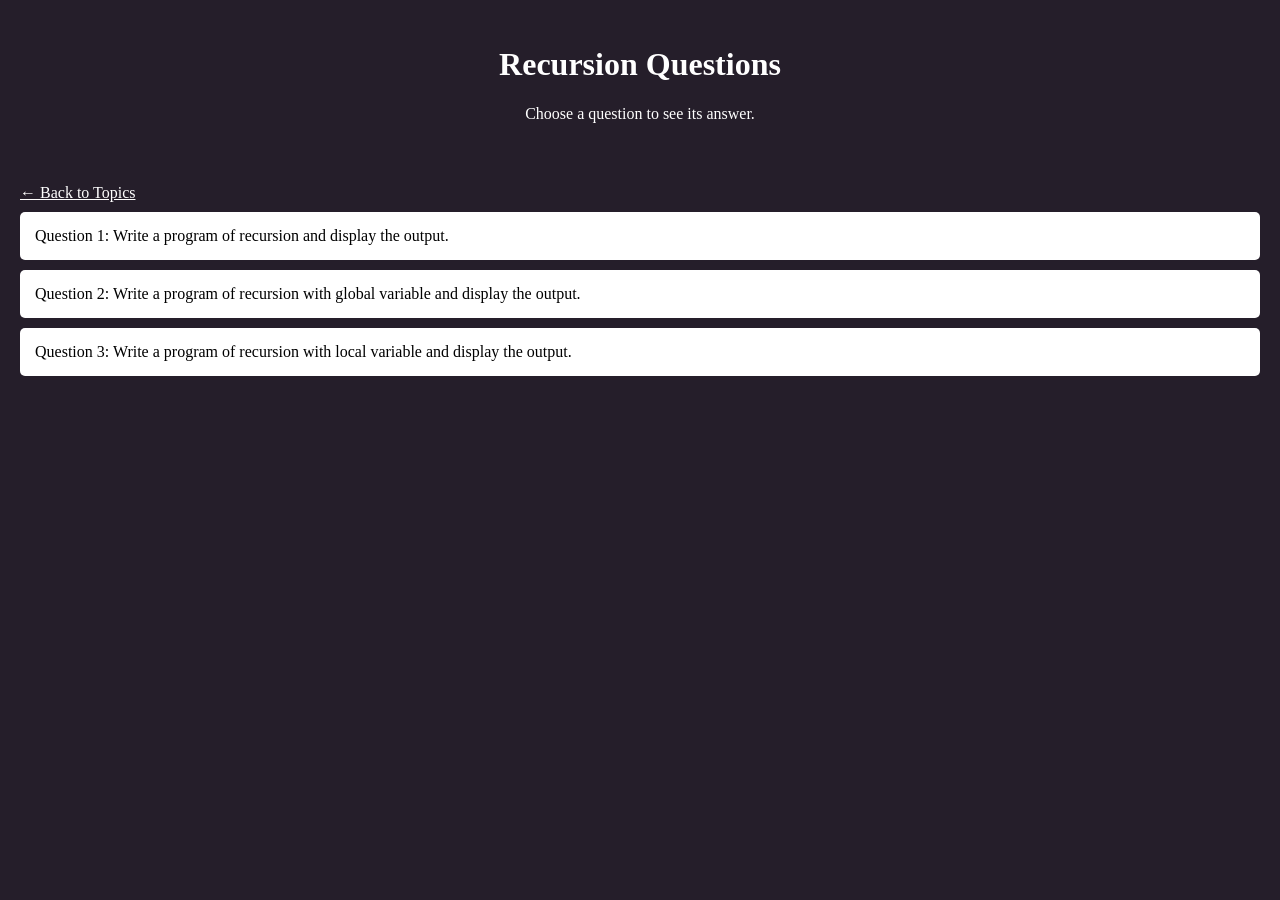
<file: recursion.html>
<!DOCTYPE html>
<html>
<head>
    <title>Recursion Questions</title>
    <link rel="stylesheet" href="style.css">
    <script src="script.js" defer></script>
</head>

<body>

    <header>
        <h1>Recursion Questions</h1>
        <p>Choose a question to see its answer.</p>
    </header>

    <main>
        <a href="index.html" class="back">← Back to Topics</a>

        <div class="question" onclick="showAnswer('q1')">
            Question 1: Write a program of recursion and display the output.
        </div>

        <div class="answer" id="q1">
            <h3>Code</h3>
            <pre><code>
#include &lt;stdio.h&gt;

int x = 1;

void fun()
{
    if(x == 5)
    {
        printf("%d", x);
        x++;
        fun();
    }

    printf("A");
}

int main()
{
    fun();



}</code></pre>
	<h3>Output</h3>
            <pre><code>
5AAAAA
</code></pre>
	</div>
      <div class="question" onclick="showAnswer('q2')">
            Question 2: Write a program of recursion with global variable and display the output.
        </div>

        <div class="answer" id="q2">
            <h3>Code</h3>
            <pre><code>
#include &lt;stdio.h&gt;

int x = 1;

void fun()
{
    if(x == 5)
    {
        printf("%d", x);
        x++;
        fun();
    }
}

void main()
{
    fun();

    delay(3000);
}</code></pre>
	<h3>Output</h3>
            <pre><code>
5
</code></pre>
	</div>
            
<div class="question" onclick="showAnswer('q3')">
            Question 3: Write a program of recursion with local variable and display the output.
        </div>

        <div class="answer" id="q3">
            <h3>Code</h3>
            <pre><code>
#include &lt;stdio.h&gt;

#include&ld;conio.h&gd;
#include&ld;dos.h&gd;
void fun(int x)
{
if(x==5)
{
x++;
fun(x);
printf("%d",x);
}
}
void main()
{
clrscr();
fun();
delay(3000);
}</code></pre>
	<h3>Output</h3>
            <pre><code>
65432
</code></pre>
	</div>
            
        
    </main>


</body>
</html>
</file>
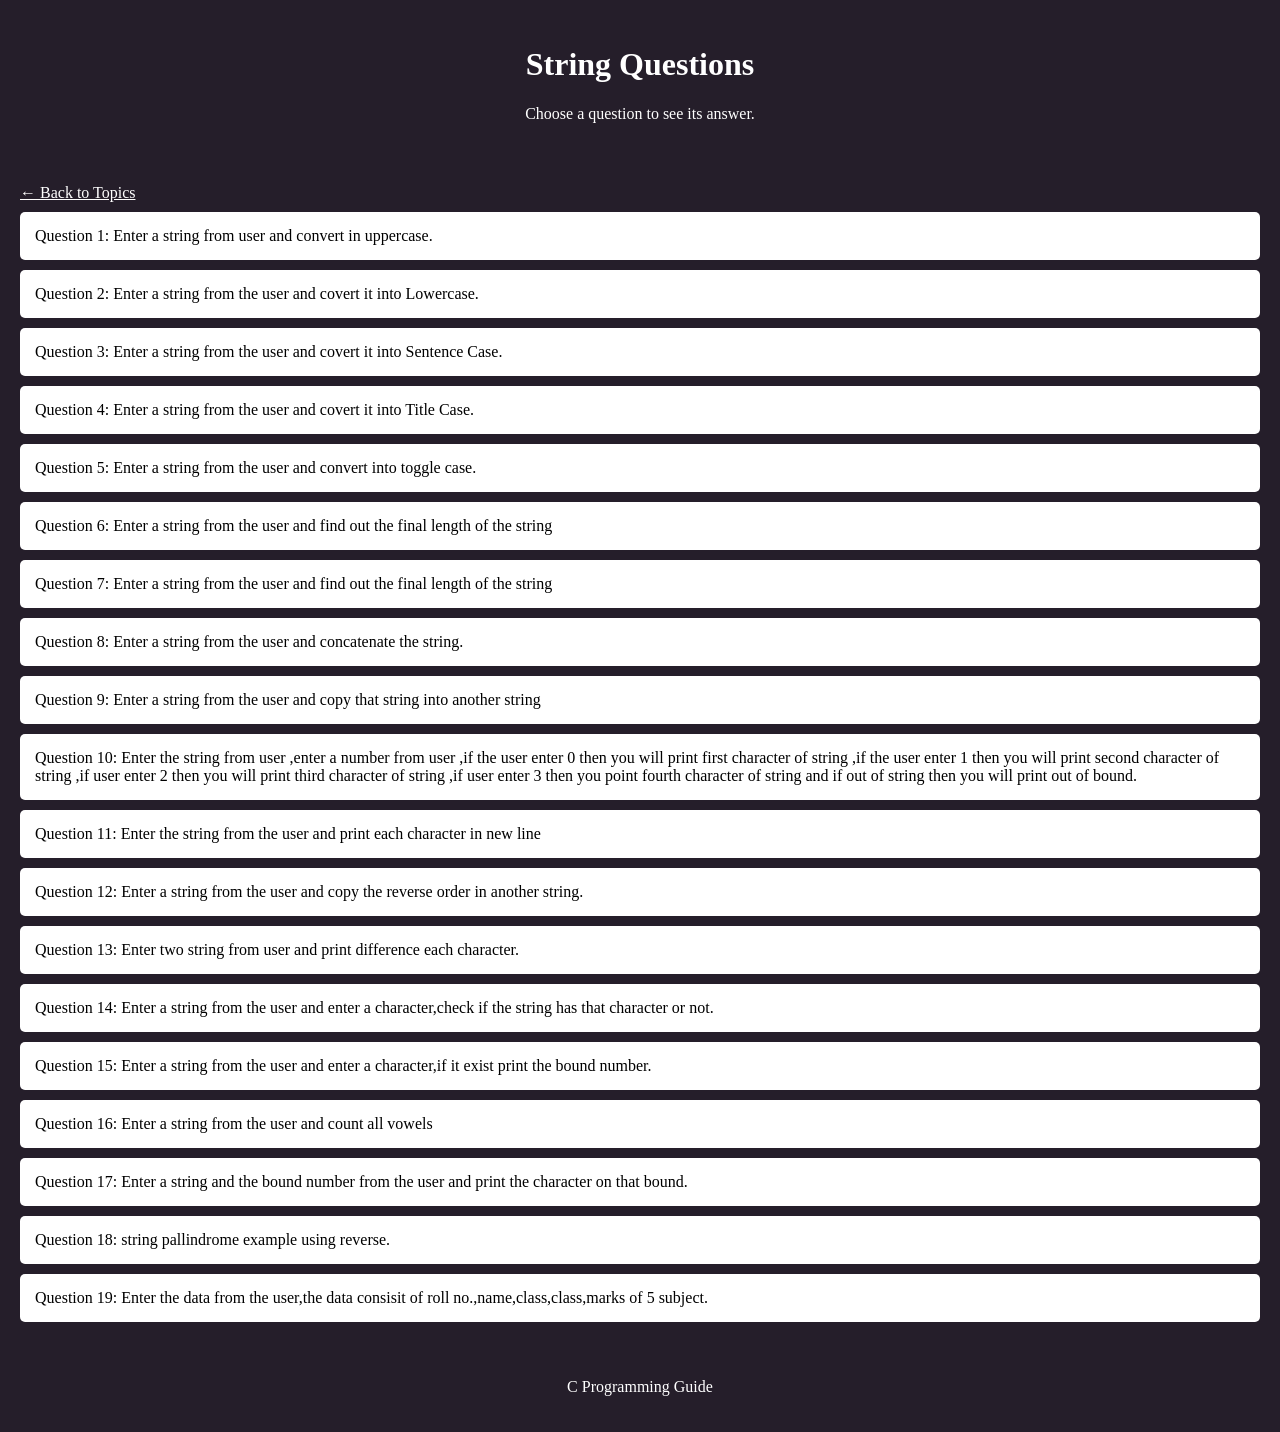
<file: strings.html>
<!DOCTYPE html>
<html>
<head>
    <title>String Questions</title>
    <link rel="stylesheet" href="style.css">
    <script src="script.js" defer></script>
</head>

<body>

    <header>
        <h1>String Questions</h1>
        <p>Choose a question to see its answer.</p>
    </header>

    <main>
        <a href="index.html" class="back">← Back to Topics</a>

        <div class="question" onclick="showAnswer('q1')">
            Question 1: Enter a string from user and convert in uppercase.
        </div>

        <div class="answer" id="q1">
            <h3>Code</h3>
            <pre><code>#include &lt;stdio.h&gt;
#include &lt;string.h&gt;
#include &lt;conio.h&gt;

void main(){
char str[50];
int i;
clrscr();
printf("Enter any sentence you like: ");
gets(str);
for(i=0;str[i];i++){
if(str[i]>='a'&& str[i]<='z'){
str[i]=str[i]-32;
}
}
printf("Here is the uppercase version of it: %s",str);
getch();
}}</code></pre>

         <h3>Output</h3>
            <pre><code>
Enter any sentence you like:Hello World
Here is the uppercase version of it:HELLO WORLD
	</code></pre>
          </div>

        <div class="question" onclick="showAnswer('q2')">
            Question 2: Enter a string from the user and covert it into Lowercase.
        </div>

        <div class="answer" id="q2">
            <h3>Code</h3>
            <pre><code>#include &lt;stdio.h&gt;
#include &lt;conio.h&gt;

void main(){
char str[50];
int i;
clrscr();
printf("Enter any sentence you like: ");
gets(str);
for(i=0;str[i];i++){
if(str[i]>='A'&& str[i]<='Z'){
str[i]=str[i]+32;
}
}
printf("Here is the lowercase version of it: %s",str);
getch();
}}</code></pre>

        <h3>Output</h3>
            <pre><code>
Enter any sentence you like: SARAHH
Here is the lowercase version of it: sarahh
	</code></pre>
         </div>

<div class="question" onclick="showAnswer('q3')">
            Question 3: Enter a string from the user and covert it into Sentence Case.
        </div>

        <div class="answer" id="q3">
            <h3>Code</h3>
            <pre><code>#include &lt;stdio.h&gt;
#include &lt;conio.h&gt;

void main(){
char str[50];
int i;
clrscr();
printf("Enter any sentence you like: ");
gets(str);
if(str[0]>='a' && str[0]<='z')str[0]=str[0]-32;
for(i=0;str[i];i++){
if(str[i-1]=='.' && str[i]>='a'&& str[i]<='z'){
str[i]=str[i]-32;
}
}
printf("Here is the uppercase version of it: %s",str);
getch();
}</code></pre>
 	<h3>Output</h3>
            <pre><code>
Enter any sentence you like: abc ABC

Here is the uppercase version of it: Abc ABC
	</code></pre>
       </div>

<div class="question" onclick="showAnswer('q4')">
            Question 4: Enter a string from the user and covert it into Title Case.
        </div>

        <div class="answer" id="q4">
            <h3>Code</h3>
            <pre><code>#include &lt;stdio.h&gt;
#include &lt;conio.h&gt;

void main(){
char str[50];
int i;
clrscr();
printf("Enter any sentence you like: ");
gets(str);
if(str[0]>='a' && str[0]<='z')str[0]=str[0]-32;
for(i=0;str[i];i++){
if( (str[i-1]==' ' && str[i]>='a'&& str[i]<='z')  || (str[i-1]=='.' && str[i]>='a'&& str[i]<='z')){
str[i]=str[i]-32;
}
}
printf("Here is the uppercase version of it: %s",str);
getch();
}  </code></pre>   
	<h3>Output</h3>
            <pre><code>
Enter any sentence you like: abc
Here is the uppercase version of it: Abc
	</code></pre>
   </div>

<div class="question" onclick="showAnswer('q5')">
            Question 5: Enter a string from the user and convert into toggle case.
        </div>

        <div class="answer" id="q5">
            <h3>Code</h3>
            <pre><code>#include &lt;stdio.h&gt;
#include &lt;conio.h&gt;
#include &lt;string.h&gt;

void main(){
char str[50];
int i,l;
clrscr();
printf("Enter any sentence you like: ");
gets(str);
l=strlen(str);
for(i=0;i<l;i+=2){
if((str[i]<='Z'&& str[i]>='A')|| (str[i]>='a' && str[i]<='z')){
if (str[i]<='Z' && str[i]>='A')str[i]=str[i]+32;
else if (str[i]<='z' && str[i]>='a')str[i]=str[i]-32;
}
if(i%3==0)i=i+2; // for randomness
}
puts(str);
getch();
}</code></pre>
	<h3>Output</h3>
            <pre><code>
enter str: abc ABC
toggle: ABC abc
	</code></pre>
        </div>

<div class="question" onclick="showAnswer('q6')">
            Question 6: Enter a string from the user and find out the final length of the string
        </div>

        <div class="answer" id="q6">
            <h3>Code</h3>
            <pre><code>#include &lt;stdio.h&gt;
#include &lt;conio.h&gt;

void main(){
char str[50];
int l;
clrscr();
printf("Enter the string you like: ");
gets(str);
l=strlen(str);
printf("The final length of your string is %d",l);
getch();
}</code></pre>
	<h3>Output</h3>
            <pre><code>
Enter the string you like: abcde
The final length of your string is 5
	</code></pre>
        </div>

<div class="question" onclick="showAnswer('q7')">
	    Question 7: Enter a string from the user and find out the final length of the string
 
	</div>

	<div class="answer" id="q7">
	    <h3>Code</h3>
	    <pre><code>
#include &lt;stdio.h&gt;
#include &lt;conio.h&gt;
#include &lt;string.h&gt;

void main(){
char str1[50],str2[50];
int l;
clrscr();
printf("Enter the string 1: ");
gets(str1);
printf("Enter the string 2: ");
gets(str2);
l=strcmp(str1,str2);
if(l==0)printf("Both strings are same");
else printf("Both strings are different");
getch();
}</code></pre>

	<h3>Output</h3>
            <pre><code>
Enter the string 1: abc
Enter the string 2: def
Both strings are different
	</code></pre>
	</div>

<div class="question" onclick="showAnswer('q8')">
	    Question 8: Enter a string from the user and concatenate the string.
	</div>

	<div class="answer" id="q8">
	    <h3>Code</h3>
	    <pre><code>
#include &lt;stdio.h&gt;
#include &lt;conio.h&gt;
#include &lt;string.h&gt;

void main(){
char str1[50],str2[50];
int l;
clrscr();
printf("Enter the string1: ");
gets(str1);
printf("Enter the string2: ");
gets(str2);
strcat(str1,str2);
printf("Your final string is %s",str1);
getch();
}</code></pre>

	<h3>Output</h3>
            <pre><code>
Enter the string1: abc
Enter the string2: def
Your final string is abcdef
	</code></pre>
	</div>

<div class="question" onclick="showAnswer('q9')">
	    Question 9: Enter a string from the user and copy that string into another string
	</div>

	<div class="answer" id="q9">
	    <h3>Code</h3>
	    <pre><code>
#include &lt;stdio.h&gt;
#include &lt;conio.h&gt;
#include &lt;string.h&gt;

void main(){
char str1[50],str2[50];
int l;
clrscr();
printf("Enter the string1 you like: ");
gets(str1);
strcpy(str2,str1);
printf("copied string2:  %s",str2);
getch();
}</code></pre>

<h3>Output</h3>
            <pre><code>
Enter the string1 you like: hello
copied string2:  hello
	</code></pre>
	</div>

<div class="question" onclick="showAnswer('q10')">
	    Question 10: Enter the string from user ,enter a number from user ,if the user enter 0 then you will print first character of string ,if the user enter 1 then you will print second character of string ,if user enter 2 then you will print third character of string ,if user enter 3 then you point fourth character of string and if out of string then you will print out of bound.
	</div>

	<div class="answer" id="q10">
	    <h3>Code</h3>
	    <pre><code>
#include &lt;stdio.h&gt;
#include &lt;conio.h&gt;
#include &lt;string.h&gt;

void main(){
char str[50];
int l,d;
clrscr();
printf("Enter the string you like: ");
gets(str);
l=strlen(str);
printf("which character you want you print(index): ");
scanf("%d",&d);
if (d<0) printf("Please enter a number greater than or equal to 0 only");
else if(d&lt;l)printf("%c",str[d]);
else printf("Out of bound");
getch();
}</code></pre>

	<h3>Output</h3>
            <pre><code>
Enter the string you like: hello
which character you want you print(index): 1
e
	</code></pre>


	</div>

<div class="question" onclick="showAnswer('q11')">
	    Question 11: Enter the string from the user and print each character in new line
	</div>

	<div class="answer" id="q11">
	    <h3>Code</h3>
	    <pre><code>
#include &lt;stdio.h&gt;
#include &lt;conio.h&gt;
#include &lt;string.h&gt;

void main(){
char str[50];
int i;
clrscr();
printf("Enter the string: ");
gets(str);
printf("Here are each character in new line:\n");
for(i=0;str[i];i++){
printf("%c\n",str[i]);
}
getch();
}</code></pre>

	<h3>Output</h3>
            <pre><code>
Enter the string: hello
Here are each character in new line:
h
e
l
l
o
	</code></pre>
	</div>

<div class="question" onclick="showAnswer('q12')">
	    Question 12: Enter a string from the user and copy the reverse order in another string.
	</div>

	<div class="answer" id="q12">
	    <h3>Code</h3>
	    <pre><code>
#include &lt;stdio.h&gt;
#include &lt;conio.h&gt;
#include &lt;string.h&gt;

void main(){
char str1[50],str2[50];
int i,l;
clrscr();
printf("Enter the string 1: ");
gets(str1);
l=strlen(str1);
for(i=0;str1[i];i++){
str2[i]=str1[l-1-i];
}
str2[i]=0;
printf("Here is the string2(reverese of string1): %s",str2);
getch();
}</code></pre>

	<h3>Output</h3>
            <pre><code>
Enter the string 1: hello
Here is the string2(reverese of string1): olleh
	</code></pre>
	</div>

<div class="question" onclick="showAnswer('q13')">
	    Question 13: Enter two string from user and print difference each character.

	</div>

	<div class="answer" id="q13">
	    <h3>Code</h3>
	    <pre><code>
#include &lt;stdio.h&gt;
#include &lt;conio.h&gt;
#include &lt;string.h&gt;

void main(){
char str1[50],str2[50];
int l1,l2,i,l;
clrscr();
printf("Enter the first string: ");
gets(str1);
l1=strlen(str1);
printf("Enter the Second string: ");
gets(str2);
l2=strlen(str2);
if(l1&gt;l2)l=l2;
else if(l1&lt;l2) l=l1;
else l=l1;
for(i=0;i&gt;l;i++){
printf("%d) %d");
}
}</code></pre>

	<h3>Output</h3>
            <pre><code>
enter 1st str: hello
enter 2nd str: bye
6 -20 7
	</code></pre>
	</div>

<div class="question" onclick="showAnswer('q14')">
	    Question 14: Enter a string from the user and enter a character,check if the string has that character or not.
	</div>

	<div class="answer" id="q14">
	    <h3>Code</h3>
	    <pre><code>
#include &lt;stdio.h&gt;
#include &lt;conio.h&gt;
#include &lt;string.h&gt;

void main(){
char str[50],c;
int i;
clrscr();
printf("Enter the string you like: ");
gets(str);
printf("Enter the character: ");
scanf("%c",&c);
for(i=0;str[i];i++){
if(str[i]==c){
printf("Your string do have this character."); goto jump; }
}
printf("Your string does not have this character.");
jump:
getch();
}</code></pre>

	<h3>Output</h3>
            <pre><code>
enter str: hello
enter char: h
exist
	</code></pre>
	</div>

<div class="question" onclick="showAnswer('q15')">
	    Question 15: Enter a string from the user and enter a character,if it exist print the bound number.
	</div>

	<div class="answer" id="q15">
	    <h3>Code</h3>
	    <pre><code>
#include &lt;stdio.h&gt;
#include &lt;conio.h&gt;
#include &lt;string.h&gt;

void main(){
char str[50],c;
int i;
clrscr();
printf("Enter the string you like: ");
gets(str);
printf("Enter the character: ");
scanf("%c",&c);
for(i=0;str[i];i++){
if(str[i]==c){
printf("Your string do have this character at bound number: %d",i); goto jump; }
}
printf("Your string does not have this character.");
jump:
getch();
}</code></pre>

	<h3>Output</h3>
            <pre><code>
enter str: hello
enter char: e
bound 1

	</code></pre>
	</div>

<div class="question" onclick="showAnswer('q16')">
	    Question 16: Enter a string from the user and count all vowels
	</div>

	<div class="answer" id="q16">
	    <h3>Code</h3>
	    <pre><code>
#include &lt;stdio.h&gt;
#include &lt;conio.h&gt;
#include &lt;string.h&gt;

void main(){
char str[50];
int i,v=0;
clrscr();
printf("Enter the string you like: ");
gets(str);
for(i=0;str[i];i++){
if((str[i]=='a')||(str[i]=='e')||(str[i]=='i')||(str[i]=='o')||(str[i]=='u')||(str[i]=='A')||(str[i]=='E')||(str[i]=='I')||(str[i]=='O')||(str[i]=='U'))
v+=1;
}
printf("Total number of vowels in string: %d",v);
getch();
}</code></pre>

	<h3>Output</h3>
            <pre><code>
Enter the string you like: helloo
Total number of vowels in string: 3
	</code></pre>
	</div>

<div class="question" onclick="showAnswer('q17')">
	    Question 17: Enter a string and the bound number from the user and print the character on that bound.
	</div>

	<div class="answer" id="q17">
	    <h3>Code</h3>
	    <pre><code>
#include &lt;stdio.h&gt;
#include &lt;conio.h&gt;
#include &lt;string.h&gt;

void main(){
char str[50];
int i,b=0;
clrscr();
printf("Enter the string you like: ");
gets(str);
printf("Enter the bound number: ");
scanf("%d",&b);
printf("The character on the bound is : %c",str[b]);
getch();
}</code></pre>
Enter the string you like: hello
Enter the bound number: 1
The character on the bound is : e
	<h3>Output</h3>
            <pre><code>

	</code></pre>
	</div>

<div class="question" onclick="showAnswer('q18')">
	    Question 18: string pallindrome example using reverse.
	</div>

	<div class="answer" id="q18">
	    <h3>Code</h3>
	    <pre><code>
#include &lt;stdio.h&gt;
#include &lt;conio.h&gt;
#include &lt;string.h&gt;

void main(){
char str1[50],str2[50];
int i,l;
clrscr();
printf("Pallindrome are words that spells the same forward and backward for example \nNITIN,NAMAN and MOM\n");
printf("Enter any word to check if it is a pallindrome: ");
gets(str1);
l=strlen(str1);
for(i=0;str1[i];i++){
str2[i]=str1[l-1-i];
}
str2[i]=0;
l=strcmp(str1,str2);
if(l==0)printf("That is a pallindrome");
else printf("That is not a pallindrome");
getch();
}</code></pre>

	<h3>Output</h3>
            <pre><code>
Pallindrome are words that spells the same forward and backward for example
NITIN,NAMAN and MOM
Enter any word to check if it is a pallindrome: sus
That is a pallindrome
	</code></pre>
	</div>

<div class="question" onclick="showAnswer('q19')">
	    Question 19: Enter the data from the user,the data consisit of roll no.,name,class,class,marks of 5 subject.
	</div>

	<div class="answer" id="q19">
	    <h3>Code</h3>
	    <pre><code>
#include &lt;stdio.h&gt;
#include &lt;conio.h&gt;
#include &lt;string.h&gt;

void main(){
char name[25],roll[7],clas[7],mark[5][2];
clrscr();
printf("Enter all the details below\n");
printf("Enter your name: ");
gets(name);
printf("Enter the roll number: ");
gets(roll);
printf("Enter the marks of these 5 subject:\n");
printf("English: ");
gets(mark[0]);
printf("Physics: ");
gets(mark[1]);
printf("Chemistry: ");
gets(mark[2]);
printf("Biology: ");
gets(mark[3]);
printf("physical Education: ");
gets(mark[4]);
printf("Press any key to submit");
getch();
}</code></pre>

	<h3>Output</h3>
            <pre><code>
Enter all the details below
Enter your name: sarah
Enter the roll number: 4213
Enter the marks of these 5 subject:
English: 90
Physics: 90
Chemistry: 90
Biology: 90
physical Education: 90
Press any key to submit
	</code></pre>
	</div>



        <!-- Copy a question and answer block to add more questions -->

    </main>

    <footer>
        <p>C Programming Guide</p>
    </footer>

</body>
</html>
</file>
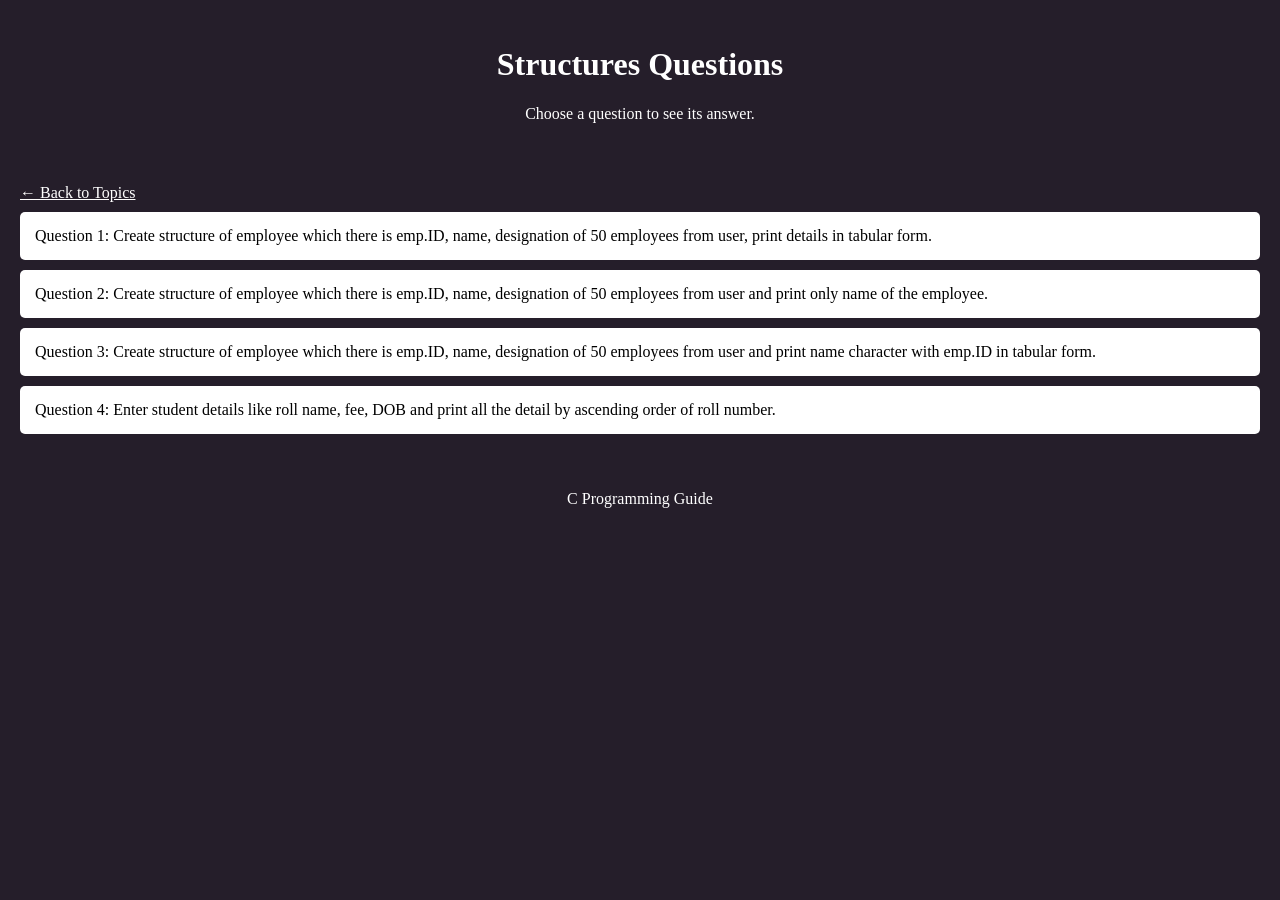
<file: structures.html>
<!DOCTYPE html>
<html>
<head>
    <title>Structures Questions</title>
    <link rel="stylesheet" href="style.css">
    <script src="script.js" defer></script>
</head>

<body>

    <header>
        <h1>Structures Questions</h1>
        <p>Choose a question to see its answer.</p>
    </header>

    <main>
        <a href="index.html" class="back">← Back to Topics</a>

        <div class="question" onclick="showAnswer('q1')">
            Question 1: Create structure of employee which there is emp.ID, name, designation of 50 employees from user, print details in tabular form.
        </div>

        <div class="answer" id="q1">
            <h3>Code</h3>
            <pre><code>
#include &lt;stdio.h&gt;

struct employee
{
    int id;
    char name[20];
    char design[25];
};

int main()
{
    struct employee emp[50];

    printf("Enter details of 50 employees:\n");

    for (int i = 0; i < 50; i++)
    {

        printf("\nEmployee %d:\n", i + 1);
        printf("Enter ID: ");
        scanf("%d", &emp[i].id);
        fflush(stdin);

        printf("Enter Name: ");
        scanf("%s", emp[i].name);
        fflush(stdin);
        printf("Enter Designation: ");
        scanf("%s", emp[i].design);
    }

    printf("\n---------------------------------------------------------------\n");
    printf("| %-5s | %-25s | %-20s |\n", "ID", "Name", "Designation");
    printf("---------------------------------------------------------------\n");

    for (int i = 0; i < 50; i++)
    {
        printf("| %-5d | %-25s | %-20s |\n", emp[i].id, emp[i].name, emp[i].design);
    }

    printf("---------------------------------------------------------------\n");

    return 0;

}</code></pre>
	<h3>Output</h3>
            <pre><code>Enter details of 50 employees:

Employee 1:
Enter ID: 101
Enter Name: abc
Enter Designation: abc

Employee 2:
Enter ID: 102
Enter Name: bbb
Enter Designation: bbb

Employee 3:
Enter ID: 103
Enter Name: ccc
Enter Designation: ccc

Employee 4:
Enter ID: 104
Enter Name: ddd
Enter Designation: ddd

Employee 5:
Enter ID: 105
Enter Name: eee
Enter Designation: eee           and so on...


---------------------------------------------------------------
| ID    | Name                      
| Designation          |
---------------------------------------------------------------
| 101   | abc                       
| abc                  |
| 102   | bbb                       
| bbb                  |
| 103   | ccc                       
| ccc                  |
| 104   | ddd                       
| ddd                  |
| 105   | eee                       
| eee                  |                    and so on...
	</code></pre>
	</div>
     <div class="question" onclick="showAnswer('q2')">
            Question 2: Create structure of employee which there is emp.ID, name, designation of 50 employees from user and print only name of the employee.
        </div>

        <div class="answer" id="q2">
            <h3>Code</h3>
            <pre><code>
#include &lt;stdio.h&gt;

struct employee
{
    int id;
    char name[20];
    char design[25];
};

int main()
{
    struct employee emp[50];

    printf("Enter details of 50 employees:\n");

    for (int i = 0; i < 50; i++)
    {

        printf("\nEmployee %d:\n", i + 1);
        printf("Enter ID: ");
        scanf("%d", &emp[i].id);
        fflush(stdin);

        printf("Enter Name: ");
        scanf("%s", emp[i].name);
        fflush(stdin);
        printf("Enter Designation: ");
        scanf("%s", emp[i].design);
    }


    
    for (int i = 0; i < 50; i++)
    {
        printf("\nEmployee %d. \nName - %s\n",i+1, emp[i].name );
    }

return 0;
}</code></pre>
	<h3>Output</h3>
            <pre><code>
	Enter details of 50 employees:

Employee 1:
Enter ID: 101
Enter Name: aaa
Enter Designation: aaa

Employee 2:
Enter ID: 102
Enter Name: bbb
Enter Designation: bbb

Employee 3:
Enter ID: 103
Enter Name: ccc
Enter Designation: ccc

Employee 4:
Enter ID: 104
Enter Name: ddd
Enter Designation: ddd

Employee 5:
Enter ID: 105
Enter Name: eee
Enter Designation: eee                   and so on..

Employee 1.
Name - aaa

Employee 2.
Name - bbb

Employee 3.
Name - ccc

Employee 4.
Name - ddd

Employee 5.
Name - eee                            and so on...
	</code></pre>
	</div>
 <div class="question" onclick="showAnswer('q3')">
            Question 3: Create structure of employee which there is emp.ID, name, designation of 50 employees from user and print name character with emp.ID in tabular form.
        </div>

        <div class="answer" id="q3">
            <h3>Code</h3>
            <pre><code>
#include &lt;stdio.h&gt;

struct employee
{
    int id;
    char name[20];
    char design[25];
};

int main()
{
    struct employee emp[50];

    printf("Enter details of 50 employees:\n");

    for (int i = 0; i < 1; i++)
    {

        printf("\nEmployee %d:\n", i + 1);
        printf("Enter ID: ");
        scanf("%d", &emp[i].id);
        fflush(stdin);

        printf("Enter Name: ");
        scanf("%s", emp[i].name);
        fflush(stdin);

        printf("Enter Designation: ");
        scanf("%s", emp[i].design);
    }

    printf("\n--------------------------------------\n");
    printf("| %-5s | %-25s  |\n", "ID", "Name" );
    printf("------------------------------------- \n");

    for (int i = 0; i < 1; i++)
    {
        printf("| %-5d | %-25s  |\n", emp[i].id, emp[i].name);
    }

    printf("--------------------------------------\n");

    return 0;

}</code></pre>
	<h3>Output</h3>
            <pre><code>
Enter details of 50 employees:

Employee 1:
Enter ID: 101
Enter Name: aaa
Enter Designation: aaa

--------------------------------------
| ID    | Name                       |
-------------------------------------
| 101   | aaa                        |
--------------------------------------
	</code></pre>
	</div>
 <div class="question" onclick="showAnswer('q4')">
            Question 4: Enter student details like roll name, fee, DOB and print all the detail by ascending order of roll number.
        </div>

        <div class="answer" id="q4">
            <h3>Code</h3>
            <pre><code>
#include &lt;stdio.h&gt;

struct student
{
    int roll;
    char name[20];
    int fee;
    char dob[20];
};

int main()
{
    struct student stu[5], temp;

    printf("Enter details of 5 students:\n");

    for (int i = 0; i < 5; i++)
    {

        printf("\nStudent %d:\n", i + 1);
        printf("Enterc your roll number: ");
        scanf("%d", &stu[i].roll);
        fflush(stdin);

        printf("Enter your Name: ");
        scanf("%s", stu[i].name);
        fflush(stdin);

        printf("Enter the fees: ");
        scanf("%d", stu[i].fee);
        fflush(stdin);

        printf("Enter the DOB: ");
        scanf("%s", stu[i].dob);
        fflush(stdin);
    }

    for (int i = 0; i < 5 - 1; i++)
    {
        for (int j = i + 1; j < 5; j++)
        {
            if (stu[i].roll > stu[j].roll)
            {
                temp = stu[i];
                stu[i] = stu[j];
                stu[j] = temp;
            }
        }
    }

    printf("\n-------------------------------------------------------------\n");
    printf("| %-10s | %-15s | %-10s | %-12s |\n", "Roll No", "Name", "Fee", "DOB");
    printf("-------------------------------------------------------------\n");

    for (int i = 0; i < 5; i++)
    {
        printf("| %-10d | %-15s | %-10d | %-12s |\n",
               stu[i].roll, stu[i].name, stu[i].fee, stu[i].dob);
    }

    printf("-------------------------------------------------------------\n");

    return 0;

}</code></pre>
	<h3>Output</h3>
            <pre><code>
Enter details of 5 students:

Student 1:
Enterc your roll number: 4213
Enter your Name: s    
Enter the fees: 10000
Enter the DOB: 21-04-2007                  and so on... 

-------------------------------------------------------------
| Roll No    | Name            | Fee        | DOB          |
-------------------------------------------------------------
| 4213       | s               | 6422152    | 21-04-2007   |
| 4444       | d               | 9505888    | 33-8-2006    |      and so on...	
	</code></pre>
	</div>
        
        <!-- Copy a question and answer block to add more questions -->

    </main>

    <footer>
        <p>C Programming Guide</p>
    </footer>

</body>
</html>
</file>
<file: style.css>
body {
    font-family: Verdana;
    background-color: #251e2a;
    color: white;
    margin: 0;
}

header {
    text-align: center;
    padding: 25px;
}

main {
    margin: 20px;
}
.back{
    color: white;
}
.topics {
    display: flex;
    flex-wrap: wrap;
    gap: 15px;
}

.topic-card {
    width: 350px;
    padding: 20px;
    border-radius: 10px;
    text-decoration: none;
    color: black;
    border: 1px solid white;
    background-color: white;
}


.question {
    background-color: white;
    color: black;
    padding: 15px;
    margin-top: 10px;
    cursor: pointer;
    border-radius: 5px;
}

.answer {
    display: none;
    background-color: white;
    color: black;
    padding: 15px;
}


footer {
    text-align: center;
    padding: 20px;
}
</file>
